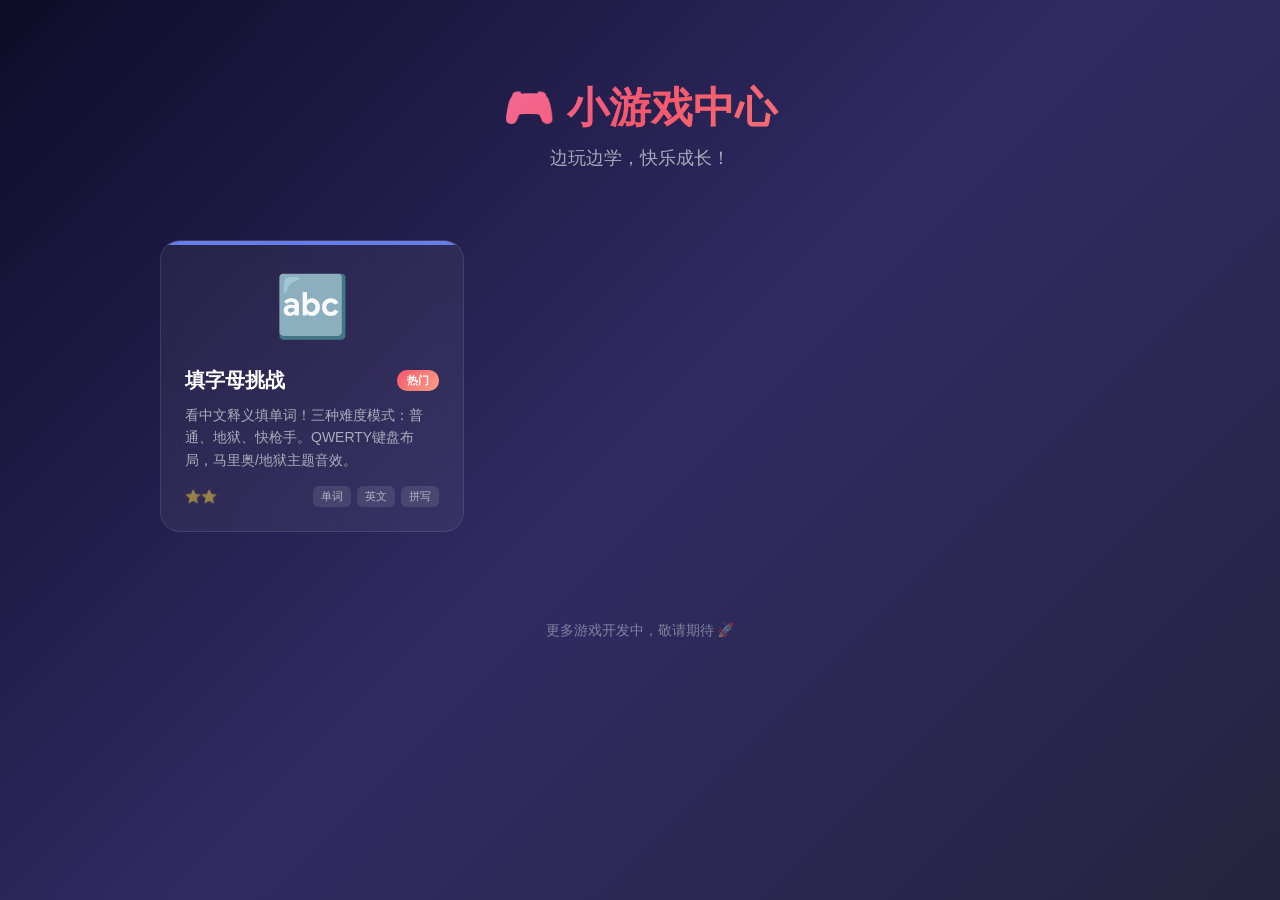
<file: index.html>
<!DOCTYPE html>
<html lang="zh-CN">
<head>
    <meta charset="UTF-8">
    <meta name="viewport" content="width=device-width, initial-scale=1.0">
    <title>🎮 小游戏中心</title>
    <link rel="stylesheet" href="assets/style.css">
</head>
<body>
    <div class="hub-container">
        <header class="hub-header">
            <h1>🎮 小游戏中心</h1>
            <p class="hub-subtitle">边玩边学，快乐成长！</p>
        </header>

        <div class="games-grid" id="gamesGrid">
            <!-- 游戏卡片由 JS 动态渲染，方便未来扩展 -->
        </div>

        <footer class="hub-footer">
            <p>更多游戏开发中，敬请期待 🚀</p>
        </footer>
    </div>

    <script>
        // ==================== 游戏注册表 ====================
        // 新游戏只需在这里加一行即可！
        const games = [
            {
                id: 'word-fill',
                name: '填字母挑战',
                emoji: '🔤',
                description: '看中文释义填单词！三种难度模式：普通、地狱、快枪手。QWERTY键盘布局，马里奥/地狱主题音效。',
                tags: ['单词', '英文', '拼写'],
                difficulty: '⭐⭐',
                url: 'games/word-fill/',
                color: '#667eea',
                badge: '热门'
            }
            // 未来游戏在此添加，例如：
            // {
            //     id: 'cat-mouse',
            //     name: '猫捉老鼠',
            //     emoji: '🐱',
            //     description: '多人对战Canvas网页游戏，支持方向键操作+道具系统。',
            //     tags: ['对战', '多人', 'Canvas'],
            //     difficulty: '⭐⭐⭐',
            //     url: 'games/cat-mouse/',
            //     color: '#e74c3c'
            // }
        ];

        // ==================== 渲染游戏卡片 ====================
        function renderGames() {
            const grid = document.getElementById('gamesGrid');
            
            if (games.length === 0) {
                grid.innerHTML = `
                    <div class="empty-state">
                        <div class="empty-icon">🕹️</div>
                        <p>游戏即将上线，敬请期待！</p>
                    </div>`;
                return;
            }

            grid.innerHTML = games.map(game => `
                <a href="${game.url}" class="game-card" style="--card-color: ${game.color}">
                    <div class="card-emoji">${game.emoji}</div>
                    <div class="card-body">
                        <div class="card-header">
                            <h3>${game.name}</h3>
                            ${game.badge ? `<span class="card-badge">${game.badge}</span>` : ''}
                        </div>
                        <p class="card-desc">${game.description}</p>
                        <div class="card-meta">
                            <span class="card-difficulty">${game.difficulty}</span>
                            <span class="card-tags">${game.tags.map(t => `<span class="tag">${t}</span>`).join('')}</span>
                        </div>
                    </div>
                </a>
            `).join('');
        }

        renderGames();
    </script>
</body>
</html>
</file>
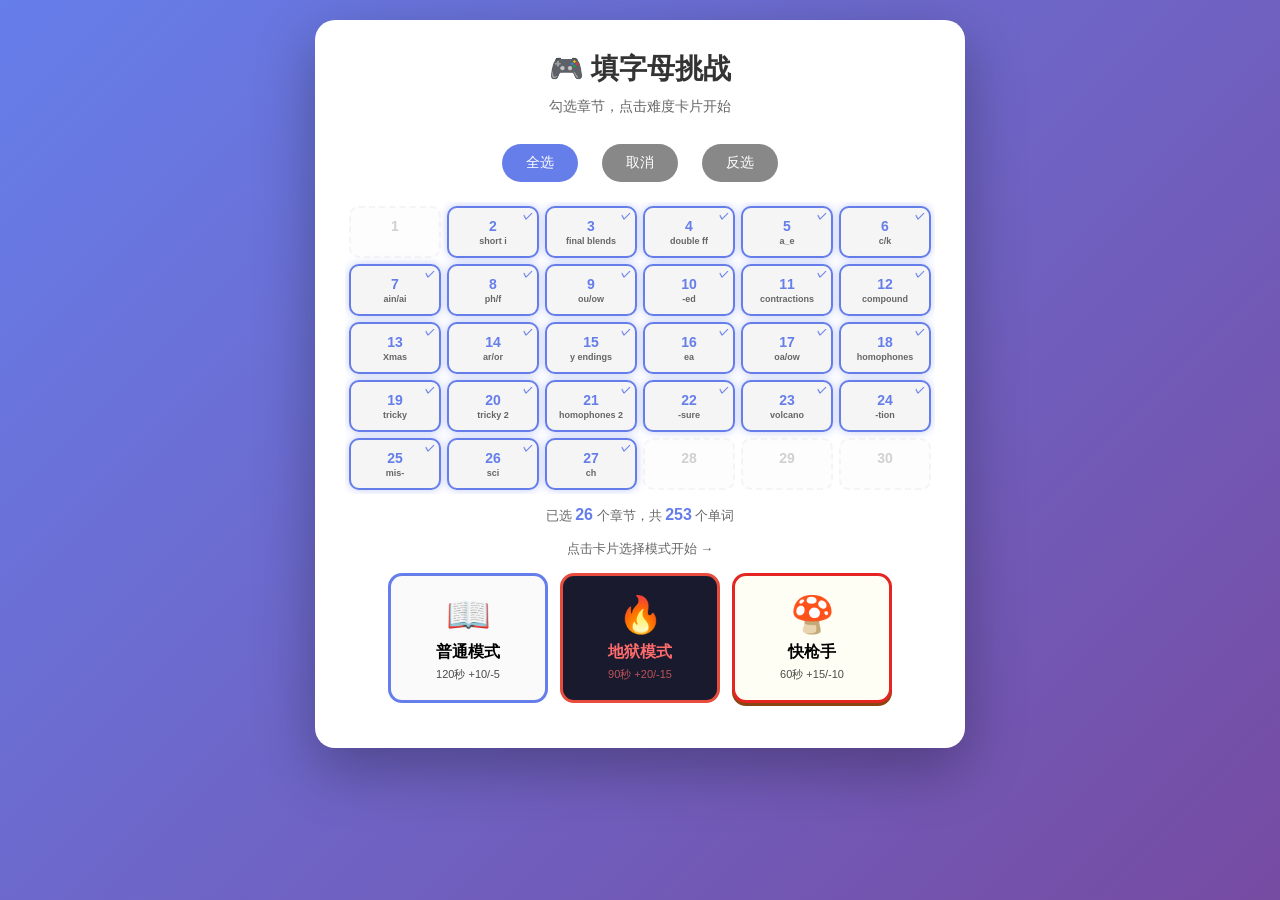
<file: games/word-fill/index.html>
<!DOCTYPE html>
<html lang="zh-CN">
<head>
<meta charset="UTF-8">
<meta name="viewport" content="width=device-width, initial-scale=1.0">
<title>填字母挑战 - Word Fill Game</title>
<style>
*{margin:0;padding:0;box-sizing:border-box}
:root{
--bg:linear-gradient(135deg,#667eea 0%,#764ba2 100%);--container-bg:#fff;--text:#333;--sub:#666;
--stat-bg:#f5f5f5;--stat-color:#667eea;--border:#ddd;--missing-border:#3498db;--missing-bg:#eaf2f8;
--missing-color:#3498db;--filled-border:#27ae60;--filled-bg:#d5f5e3;--filled-color:#27ae60;
--key-left-bg:#5b9bd5;--key-left-hover:#4a8ac4;--key-right-bg:#9b59b6;--key-right-hover:#8e44ad;
--progress-bg:#eee;--progress-fill:linear-gradient(90deg,#667eea,#764ba2);
--btn-bg:linear-gradient(135deg,#667eea 0%,#764ba2 100%);--btn-shadow:rgba(102,126,234,0.4);
--msg-success-bg:#d5f5e3;--msg-success-color:#27ae60;--msg-error-bg:#fadbd8;--msg-error-color:#e74c3c;
--h-shadow:0 20px 60px rgba(0,0,0,0.3);--glow:none;--particle:none;
--box-w:44px;--box-h:55px;--box-font:26px;--box-gap:6px;--key-w:42px;--key-h:42px;--key-font:16px;
--key-gap:5px;--container-pad:30px;--h1-size:28px;--stat-font:24px;--meaning-font:18px;
}
body.hell{--bg:#0a0a0a;--container-bg:#1a1a2e;--text:#ff6b6b;--sub:#f39c12;--stat-bg:#16213e;--stat-color:#e74c3c;--border:#e74c3c;--missing-border:#ff6b6b;--missing-bg:#2d132c;--missing-color:#ff6b6b;--filled-border:#f39c12;--filled-bg:#2d1b00;--filled-color:#f39c12;--key-left-bg:#c0392b;--key-left-hover:#a93226;--key-right-bg:#e67e22;--key-right-hover:#d35400;--progress-bg:#16213e;--progress-fill:linear-gradient(90deg,#ff6b6b,#ff4444,#ff6b6b);--btn-bg:linear-gradient(135deg,#e74c3c 0%,#c0392b 100%);--btn-shadow:rgba(231,76,60,0.5);--msg-success-bg:#2d1b00;--msg-success-color:#f39c12;--msg-error-bg:#2d132c;--msg-error-color:#ff4444;--h-shadow:0 0 40px rgba(255,68,68,0.3),0 20px 60px rgba(0,0,0,0.6);--glow:0 0 20px rgba(255,68,68,0.4);--particle:block}
body.mario{--bg:linear-gradient(180deg,#5c94fc 0%,#4a7de0 40%,#b8d4ff 100%);--container-bg:#fffef5;--text:#e52521;--sub:#8b4513;--stat-bg:#fff8e1;--stat-color:#e52521;--border:#e52521;--missing-border:#fbd000;--missing-bg:#fff8e1;--missing-color:#8b4513;--filled-border:#43b047;--filled-bg:#e8f5e9;--filled-color:#43b047;--key-left-bg:#e52521;--key-left-hover:#c41e1a;--key-right-bg:#43b047;--key-right-hover:#388e3c;--progress-bg:#e0e0e0;--progress-fill:linear-gradient(90deg,#fbd000,#e52521);--btn-bg:linear-gradient(135deg,#e52521 0%,#43b047 100%);--btn-shadow:rgba(229,37,33,0.4);--msg-success-bg:#c8e6c9;--msg-success-color:#2e7d32;--msg-error-bg:#ffcdd2;--msg-error-color:#c62828;--h-shadow:0 8px 0 #8b4513,0 20px 60px rgba(0,0,0,0.2);--glow:0 0 15px rgba(251,208,0,0.5);--particle:none}
body{font-family:'Segoe UI','PingFang SC',sans-serif;background:var(--bg);min-height:100vh;display:flex;justify-content:center;align-items:flex-start;padding:20px;transition:background .8s ease;position:relative;overflow-x:hidden;overflow-y:auto}
.flame-particles{display:var(--particle);position:fixed;top:0;left:0;width:100%;height:100%;pointer-events:none;z-index:0}
.flame{position:absolute;bottom:-10px;border-radius:50%;animation:rise linear infinite;opacity:0}
@keyframes rise{0%{transform:translateY(0)scale(0);opacity:0}10%{opacity:.8}90%{opacity:.2}100%{transform:translateY(-100vh)scale(1.5);opacity:0}}
.game-container{background:var(--container-bg);border-radius:20px;padding:var(--container-pad);box-shadow:var(--h-shadow);max-width:650px;width:100%;position:relative;z-index:1;transition:all .5s ease}
h1{text-align:center;color:var(--text);margin-bottom:10px;font-size:var(--h1-size);transition:color .5s}
.subtitle{text-align:center;color:var(--sub);margin-bottom:20px;font-size:14px;transition:color .5s}
.stats-bar{display:flex;justify-content:space-between;background:var(--stat-bg);padding:15px 20px;border-radius:10px;margin-bottom:20px;transition:background .5s}
.stat{text-align:center}.stat-value{font-size:var(--stat-font);font-weight:bold;color:var(--stat-color)}
.stat-label{font-size:12px;color:var(--sub);margin-top:5px}
.timer.urgent{color:#ff4444;animation:pulse .4s infinite}
@keyframes pulse{0%,100%{transform:scale(1)}50%{transform:scale(1.2);text-shadow:0 0 20px #ff4444}}
.word-display{text-align:center;margin:20px 0}
.word-meaning{font-size:var(--meaning-font);font-weight:bold;margin-bottom:10px;color:var(--text)}
.word-number{color:var(--sub);font-size:13px;margin-bottom:8px}
.word-boxes{display:flex;justify-content:center;flex-wrap:wrap;gap:var(--box-gap)}
.letter-box{width:var(--box-w);height:var(--box-h);border:3px solid var(--border);border-radius:10px;display:flex;align-items:center;justify-content:center;font-size:var(--box-font);font-weight:bold;transition:all .3s ease;background:var(--container-bg);color:var(--text)}
.letter-box.revealed{background:var(--stat-bg);border-color:var(--stat-color)}
.letter-box.missing{border-color:var(--missing-border);background:var(--missing-bg);color:var(--missing-color);cursor:pointer;box-shadow:var(--glow);animation:missingPulse 2s ease-in-out infinite}
@keyframes missingPulse{0%,100%{box-shadow:var(--glow)}50%{box-shadow:0 0 30px rgba(255,107,107,.6)}}
.letter-box.missing:hover{transform:scale(1.1)}
.letter-box.filled{border-color:var(--filled-border);background:var(--filled-bg);color:var(--filled-color);animation:popIn .3s ease}
@keyframes popIn{0%{transform:scale(.5);opacity:0}70%{transform:scale(1.15)}100%{transform:scale(1);opacity:1}}
.letter-box.wrong{border-color:#ff4444;background:#2d132c;color:#ff4444;animation:shake .4s}
@keyframes shake{0%,100%{transform:translateX(0)}15%{transform:translateX(-6px)rotate(-3deg)}30%{transform:translateX(6px)rotate(3deg)}45%{transform:translateX(-4px)}60%{transform:translateX(4px)}75%{transform:translateX(-2px)}}
.hint-text{text-align:center;color:var(--sub);margin:12px 0;font-size:13px}
.keyboard{display:flex;flex-direction:column;align-items:center;gap:var(--key-gap);margin-top:15px}
.keyboard-row{display:flex;justify-content:center;gap:var(--key-gap)}
.key{width:var(--key-w);height:var(--key-h);border:none;border-radius:8px;color:#fff;font-size:var(--key-font);font-weight:bold;cursor:pointer;transition:all .2s;position:relative}
.key.key-left{background:var(--key-left-bg)}.key.key-left:hover{background:var(--key-left-hover);transform:translateY(-2px)}
.key.key-right{background:var(--key-right-bg)}.key.key-right:hover{background:var(--key-right-hover);transform:translateY(-2px)}
.key:active{transform:translateY(0)scale(.95)}.key:disabled{background:#555!important;cursor:not-allowed;opacity:.4}
.key-divider{width:4px;height:var(--key-h);border-radius:2px;background:rgba(255,255,255,.2);margin:0 2px}
.key-legend{display:flex;justify-content:center;gap:20px;margin-top:8px;font-size:11px;color:var(--sub)}
.key-legend span{display:flex;align-items:center;gap:5px}
.legend-dot{width:10px;height:10px;border-radius:2px;display:inline-block}
.legend-dot.left-dot{background:var(--key-left-bg)}.legend-dot.right-dot{background:var(--key-right-bg)}
.message{text-align:center;padding:12px;border-radius:10px;margin:12px 0;font-weight:bold;opacity:0;transition:opacity .3s}
.message.show{opacity:1}.message.success{background:var(--msg-success-bg);color:var(--msg-success-color)}.message.error{background:var(--msg-error-bg);color:var(--msg-error-color)}
.btn{background:var(--btn-bg);color:#fff;border:none;padding:14px 36px;font-size:17px;border-radius:30px;cursor:pointer;transition:transform .3s,box-shadow .3s;margin:8px}
.btn:hover{transform:translateY(-3px);box-shadow:0 10px 30px var(--btn-shadow)}.btn-sm{padding:10px 24px;font-size:14px}
.btn-small{padding:6px 14px;font-size:12px;border-radius:15px}
.word-list{text-align:left;background:var(--stat-bg);padding:15px;border-radius:10px;margin:15px 0;max-height:180px;overflow-y:auto}
.word-item{padding:7px 0;border-bottom:1px solid rgba(128,128,128,.2);display:flex;justify-content:space-between;color:var(--sub)}.word-item:last-child{border-bottom:none}
.correct{color:#27ae60}.wrong{color:#e74c3c}
.final-score{font-size:48px;color:var(--stat-color);font-weight:bold;margin:20px 0}
.progress-bar{width:100%;height:8px;background:var(--progress-bg);border-radius:4px;margin-top:12px;overflow:hidden}
.progress-fill{height:100%;background:var(--progress-fill);transition:width .3s}
.screen-flash{position:fixed;top:0;left:0;width:100%;height:100%;pointer-events:none;z-index:0;animation:flashIn .5s ease-out;opacity:0}
@keyframes flashIn{0%{opacity:1}100%{opacity:0}}
.bpm-display{display:none;text-align:center;font-size:11px;color:#ff6b6b;margin-top:5px;opacity:.6}
body.hell .bpm-display{display:block}body.mario .bpm-display{display:block;color:#43b047}

/* 新屏幕：词汇选择 + 头像 + 排行榜 */
/* 词汇选择 - 网格勾选 */
.list-toolbar{display:flex;justify-content:center;gap:8px;margin-bottom:12px;flex-wrap:wrap}
.list-toolbar .btn-sm{background:#888}
.list-toolbar .btn-sm.active-btn{background:var(--stat-color)}
.list-grid{display:grid;grid-template-columns:repeat(6,1fr);gap:6px;max-height:320px;overflow-y:auto;padding:4px;margin-bottom:12px}
.list-cell{padding:10px 4px;border:2px solid #ddd;border-radius:10px;cursor:pointer;text-align:center;transition:all .15s;background:#fafafa;font-size:14px;font-weight:bold;color:var(--sub);position:relative;user-select:none}
.list-cell:hover{border-color:var(--stat-color);transform:translateY(-2px)}
.list-cell.selected{border-color:var(--stat-color);background:var(--stat-bg);color:var(--stat-color);box-shadow:0 0 8px var(--btn-shadow)}
.list-cell.selected::after{content:'✓';position:absolute;top:2px;right:4px;font-size:10px;color:var(--stat-color)}
.list-cell.empty{opacity:0.3;cursor:not-allowed;border-style:dashed}
.list-cell .list-num{font-size:14px}.list-cell .list-label{font-size:9px;margin-top:2px;color:var(--sub);white-space:nowrap;overflow:hidden;text-overflow:ellipsis}
.list-summary{text-align:center;font-size:13px;color:var(--sub);margin:8px 0}
.list-summary strong{color:var(--stat-color);font-size:16px}
@media(max-width:500px){.list-grid{grid-template-columns:repeat(5,1fr);gap:4px}.list-cell{padding:8px 2px;font-size:12px}.list-cell .list-num{font-size:12px}}
.avatar-grid{display:grid;grid-template-columns:repeat(10,1fr);gap:4px;max-height:300px;overflow-y:auto;padding:10px;background:var(--stat-bg);border-radius:14px;margin:15px 0}
.avatar-cell{aspect-ratio:1;border:3px solid transparent;border-radius:8px;cursor:pointer;display:flex;align-items:center;justify-content:center;transition:all .15s;background:var(--container-bg)}
.avatar-cell:hover{border-color:var(--stat-color);transform:scale(1.15);z-index:1}
.avatar-cell.selected{border-color:var(--stat-color);box-shadow:0 0 15px var(--btn-shadow)}
.pixel-avatar{display:grid;grid-template-columns:repeat(12,1fr);width:100%;height:100%;padding:2px}
.pixel-cell{border-radius:1px}
.name-input{width:100%;max-width:300px;padding:12px 16px;font-size:16px;border:3px solid var(--border);border-radius:12px;text-align:center;background:var(--container-bg);color:var(--text);outline:none;transition:border-color .3s}
.name-input:focus{border-color:var(--stat-color)}
/* 数量选择滑块 */
.slider-container{margin:20px 0;padding:0 10px}
.slider-container input[type=range]{width:100%;height:18px;-webkit-appearance:none;appearance:none;background:var(--progress-bg);border-radius:9px;outline:none}
.slider-container input[type=range]::-webkit-slider-thumb{-webkit-appearance:none;appearance:none;width:40px;height:40px;border-radius:50%;background:var(--stat-color);cursor:pointer;border:3px solid #fff;box-shadow:0 2px 8px rgba(0,0,0,.2);transition:transform .15s}
.slider-container input[type=range]::-webkit-slider-thumb:hover{transform:scale(1.2)}
.slider-labels{display:flex;justify-content:space-between;margin-top:8px;font-size:13px;color:var(--sub)}
.slider-value{font-size:28px;font-weight:bold;color:var(--stat-color)}
.slider-value-unit{font-size:14px;color:var(--sub)}
.cp-hint{text-align:center;font-size:12px;color:var(--sub);margin-top:6px}
.name-hint{text-align:center;font-size:12px;color:var(--sub);margin-top:6px}
.skip-link{text-align:center;margin-top:10px;font-size:13px;color:var(--sub);cursor:pointer;text-decoration:underline}
.skip-link:hover{color:var(--stat-color)}
.leaderboard{margin:20px 0}
.lb-title{text-align:center;font-size:18px;font-weight:bold;color:var(--text);margin-bottom:12px}
.lb-table{width:100%;border-collapse:collapse}
.lb-table th,.lb-table td{padding:8px 12px;text-align:left;border-bottom:1px solid rgba(128,128,128,.2);color:var(--sub)}
.lb-table th{font-size:12px;opacity:.6;border-bottom:2px solid var(--border)}
.lb-table td{font-size:14px}
.lb-rank{font-weight:bold;color:var(--stat-color)}
.lb-avatar{display:inline-flex;align-items:center;justify-content:center;width:32px;height:32px;border-radius:6px;margin-right:8px;vertical-align:middle}
.lb-player{font-weight:bold;color:var(--text)}
.lb-score{font-weight:bold;color:var(--stat-color)}
.lb-empty{text-align:center;color:var(--sub);padding:30px;font-size:14px}
.lb-my-row{background:var(--msg-success-bg)}
.radio-group{display:flex;gap:8px;flex-wrap:wrap;justify-content:center;margin:10px 0}
.radio-group label{display:flex;align-items:center;gap:4px;font-size:13px;color:var(--sub);cursor:pointer;padding:6px 12px;background:var(--stat-bg);border-radius:20px;transition:all .2s}
.radio-group label:has(input:checked){background:var(--stat-color);color:#fff}
/* 难度模式卡片 */
.mode-cards{display:flex;gap:12px;margin:15px 0;justify-content:center}
.mode-card{flex:1;padding:18px 12px;border-radius:14px;border:3px solid #ddd;cursor:pointer;transition:all .2s;text-align:center;background:#fafafa;max-width:160px}
.mode-card:hover{border-color:var(--stat-color);transform:translateY(-3px);box-shadow:0 6px 20px rgba(0,0,0,.12)}
.mode-card.active{border-color:var(--stat-color)!important;background:var(--stat-bg);box-shadow:0 4px 15px var(--btn-shadow)}
.mode-card.normal-card{border-color:#667eea}.mode-card.normal-card:hover{border-color:#5a67d8}
.mode-card.hell-card{border-color:#e74c3c;background:#1a1a2e;color:#ff6b6b}.mode-card.hell-card:hover{border-color:#ff4444}
.mode-card.mario-card{border-color:#e52521;background:#fffef5;box-shadow:0 3px 0 #8b4513}.mode-card.mario-card:hover{border-color:#fbd000;box-shadow:0 6px 0 #8b4513,0 8px 20px rgba(229,37,33,.3)}
.mode-icon{font-size:36px;margin-bottom:6px}.mode-name{font-size:16px;font-weight:bold;margin-bottom:4px}.mode-desc{font-size:11px;opacity:.7}

/* 马里奥特殊样式 */
body.mario .game-container{border:4px solid #8b4513;border-radius:8px;box-shadow:0 8px 0 #8b4513,0 12px 30px rgba(0,0,0,.2)}
body.mario .letter-box{border-radius:4px;font-family:'Courier New',monospace}
body.mario .letter-box.missing{background:#fbd000;border-color:#8b4513;color:#8b4513;animation:marioBounce .6s ease-in-out infinite}
@keyframes marioBounce{0%,100%{transform:translateY(0)}30%{transform:translateY(-6px)}50%{transform:translateY(0)}70%{transform:translateY(-3px)}}
body.mario .key{border-radius:4px;font-family:'Courier New',monospace;box-shadow:0 3px 0 rgba(0,0,0,.3)}
body.mario .key:hover{box-shadow:0 5px 0 rgba(0,0,0,.3)}
body.mario .key:active{box-shadow:0 1px 0 rgba(0,0,0,.3);transform:translateY(2px)scale(.95)}
body.mario .btn{border-radius:4px;box-shadow:0 4px 0 #8b4513}
body.mario .btn:hover{box-shadow:0 6px 0 #8b4513}.body.mario .btn:active{box-shadow:0 2px 0 #8b4513;transform:translateY(2px)}
body.mario .stats-bar{border:2px solid #fbd000;border-radius:4px}
.coin-spin{position:fixed;pointer-events:none;z-index:999;font-size:32px;animation:coinFly .8s ease-out forwards}
@keyframes coinFly{0%{opacity:1;transform:translateY(0)scale(.5)}30%{opacity:1;transform:translateY(-40px)scale(1.2)}100%{opacity:0;transform:translateY(-80px)scale(1)}}

/* 手机响应式 */
@media(max-width:500px){:root{--box-w:34px;--box-h:44px;--box-font:20px;--box-gap:4px;--key-w:32px;--key-h:38px;--key-font:14px;--key-gap:3px;--container-pad:15px;--h1-size:22px;--stat-font:18px;--meaning-font:15px}
.game-container{border-radius:14px}.letter-box{border-width:2px;border-radius:7px}.stats-bar{padding:10px 12px;border-radius:8px;margin-bottom:14px}
.stat-label{font-size:10px}.subtitle{font-size:12px;margin-bottom:14px}.hint-text{font-size:11px;margin:8px 0}
.btn{padding:10px 24px;font-size:14px;margin:5px}.btn-sm{padding:8px 16px;font-size:12px}
.word-number{font-size:11px}.key-divider{width:3px;margin:0 1px}
.final-score{font-size:36px;margin:14px 0}.word-list{max-height:140px;padding:10px}.word-item{font-size:12px;padding:5px 0}
.avatar-grid{grid-template-columns:repeat(8,1fr);max-height:220px}.message{padding:8px;font-size:13px}
.name-input{font-size:14px;padding:10px 14px}}
@media(max-width:380px){:root{--box-w:28px;--box-h:38px;--box-font:17px;--box-gap:3px;--key-w:28px;--key-h:34px;--key-font:13px;--key-gap:2px;--container-pad:10px;--h1-size:19px;--stat-font:16px;--meaning-font:13px}
.letter-box{border-width:2px;border-radius:5px}.key{border-radius:5px}.stats-bar{padding:8px 10px;border-radius:6px;margin-bottom:10px}
.hint-text{font-size:10px}.btn{padding:8px 18px;font-size:12px}.btn-sm{padding:6px 12px;font-size:11px}
.final-score{font-size:30px}.word-list{max-height:120px}
.avatar-grid{grid-template-columns:repeat(6,1fr);max-height:180px}}</style></head>
<body>
<div class="flame-particles" id="flameParticles"></div>
<div class="game-container">
<!-- 词汇表+模式选择 -->
<div id="vocabScreen"><h1>🎮 填字母挑战</h1><p class="subtitle" id="vocabSubtitle">勾选章节，点击难度卡片开始</p>
<div class="list-toolbar"><button class="btn btn-sm active-btn" onclick="selectAllLists()">全选</button><button class="btn btn-sm" onclick="deselectAllLists()">取消</button><button class="btn btn-sm" onclick="invertSelection()">反选</button></div>
<div class="list-grid" id="listGrid"></div>
<div class="list-summary" id="listSummary"></div>
<div style="text-align:center;margin:15px 0"><p style="color:var(--sub);font-size:13px;margin-bottom:10px">点击卡片选择模式开始 →</p>
<div class="mode-cards"><div class="mode-card normal-card" onclick="selectModeCard('normal',this)"><div class="mode-icon">📖</div><div class="mode-name">普通模式</div><div class="mode-desc">120秒  +10/-5</div></div><div class="mode-card hell-card" onclick="selectModeCard('hell',this)"><div class="mode-icon">🔥</div><div class="mode-name">地狱模式</div><div class="mode-desc">90秒  +20/-15</div></div><div class="mode-card mario-card" onclick="selectModeCard('mario',this)"><div class="mode-icon">🍄</div><div class="mode-name">快枪手</div><div class="mode-desc">60秒  +15/-10</div></div></div></div></div>

<!-- 数量选择器 -->
<div id="countPicker" style="display:none"><h1>📊 选多少单词？</h1><p class="subtitle" id="cpSubtitle">你选了 <strong id="cpTotal">0</strong> 个单词</p>
<div class="slider-container"><input type="range" id="wordCountSlider" min="10" max="30" value="20" oninput="updateSliderValue()"><div class="slider-labels"><span>10</span><span class="slider-value" id="sliderValue">20</span><span id="sliderMax">30</span></div></div>
<p class="cp-hint">从各章节均匀抽取，滑动选择数量</p>
<div style="text-align:center;margin-top:15px"><button class="btn" onclick="confirmCount()">🎮 开始挑战</button><br><span class="skip-link" onclick="showVocabScreen()">← 返回选择</span></div></div>

<!-- 玩家设置 -->
<div id="playerScreen" style="display:none"><h1>👤 你的身份</h1><p class="subtitle">选头像和昵称（可以跳过）</p>
<div style="text-align:center;margin:15px 0"><div id="previewAvatar" style="display:inline-block;width:64px;height:64px;border:3px solid var(--border);border-radius:12px;overflow:hidden"></div></div>
<p style="text-align:center;font-size:13px;color:var(--sub);margin-bottom:8px">选一个头像吧 🎨</p>
<div class="avatar-grid" id="avatarGrid"></div>
<p style="text-align:center;font-size:13px;color:var(--sub);margin:12px 0">你的昵称（可选）</p>
<div style="text-align:center"><input type="text" class="name-input" id="playerName" placeholder="输入你的名字..." maxlength="12"></div>
<div class="name-hint">留空则不参与排行榜</div>
<div style="text-align:center;margin-top:15px"><button class="btn" onclick="startGame()">🎮 开始游戏</button><br><span class="skip-link" onclick="showVocabScreen()">← 返回选择</span></div></div>

<!-- 游戏界面 -->
<div id="gameScreen" style="display:none"><h1 id="gameTitle">填字母挑战</h1>
<div class="stats-bar"><div class="stat"><div class="stat-value" id="score">0</div><div class="stat-label">得分</div></div><div class="stat"><div class="stat-value" id="wordCount">1/10</div><div class="stat-label">进度</div></div><div class="stat"><div class="stat-value" id="timer">120</div><div class="stat-label">剩余时间</div></div></div>
<div class="progress-bar"><div class="progress-fill" id="progressBar" style="width:10%"></div></div><div class="bpm-display" id="bpmDisplay">BPM: --</div>
<div class="word-display"><div class="word-meaning" id="wordMeaning"></div><div class="word-number">单词 <span id="currentNum">1</span>/<span id="totalWords">10</span></div><div class="word-boxes" id="wordBoxes"></div></div>
<p class="hint-text" id="hintText">💡 点击空格或按键盘输入缺失的字母</p><div id="message" class="message"></div>
<div class="keyboard" id="keyboard"></div><div class="key-legend" id="keyLegend"><span><span class="legend-dot left-dot"></span>左手区</span><span><span class="legend-dot right-dot"></span>右手区</span></div>
<button class="btn btn-sm" onclick="endGame()" style="margin-top:15px;background:#888">结束挑战</button></div>

<!-- 结果+排行榜 -->
<div id="endScreen" style="display:none"><h1 id="endTitle">\ud83c\udf89 Challenge Over!</h1><div class="final-score" id="finalScore">0</div><p id="resultText" style="color:var(--sub);margin-bottom:20px"></p>
<div id="endPlayerSetup" style="margin:15px 0">
<p style="text-align:center;font-size:14px;color:var(--text);margin-bottom:10px">\ud83c\udfc6 Join the leaderboard?</p>
<div style="text-align:center"><div id="endPreviewAvatar" style="display:inline-block;width:48px;height:48px;border:3px solid var(--border);border-radius:10px;overflow:hidden;margin-bottom:6px"></div></div>
<p style="text-align:center;font-size:12px;color:var(--sub);margin-bottom:6px">Pick avatar</p>
<div class="avatar-grid" id="endAvatarGrid" style="max-height:200px;grid-template-columns:repeat(10,1fr)"></div>
<div style="text-align:center;margin:12px 0"><input type="text" class="name-input" id="endPlayerName" placeholder="Enter your name..." maxlength="12"></div>
<div class="name-hint">Leave blank to skip</div>
<button class="btn btn-sm" onclick="submitEndPlayer()" style="margin-top:8px">Save & Show Leaderboard</button>
</div>
<div class="leaderboard" id="leaderboardSection" style="display:none"><div class="lb-title" id="lbTitle">\ud83c\udfc6 Leaderboard</div><div id="lbContent"></div></div>
<div class="word-list" id="wordList"></div>
<button class="btn" onclick="restartGame()">再来一次</button><button class="btn btn-sm" onclick="showVocabScreen()" style="background:#888">重新选择</button></div>
</div>
<script>
// === WORD LISTS (30 slots) ===
const WORD_LISTS = (() => {
  const lists = [];
  for (let i = 1; i <= 30; i++) {
    const w = [];
    if (i === 2) w.push(
      { word: 'TEXT', def: 'written words', meaning: '\u6587\u672c' },
      { word: 'MEND', def: 'to fix or repair', meaning: '\u4fee\u7406' },
      { word: 'SILK', def: 'a soft shiny fabric', meaning: '\u4e1d\u7ef8' },
      { word: 'DAMP', def: 'slightly wet', meaning: '\u6f6e\u6e7f' },
      { word: 'MELT', def: 'to turn from solid to liquid', meaning: '\u7194\u5316' },
      { word: 'BUMP', def: 'a small raised area', meaning: '\u78b0\u649e' },
      { word: 'LOFT', def: 'a room at the top of a building', meaning: '\u9601\u697c' },
      { word: 'RISK', def: 'the chance of danger or loss', meaning: '\u98ce\u9669' },
      { word: 'WINK', def: 'to close one eye briefly', meaning: '\u7728\u773c' }
    );
    if (i === 3) w.push(
      { word: 'SWIFT', def: 'happening quickly', meaning: '\u8fc5\u901f\u7684' },
      { word: 'STAND', def: 'to be on your feet', meaning: '\u7ad9\u7acb' },
      { word: 'BLUNT', def: 'not sharp', meaning: '\u9492\u7684' },
      { word: 'DRIFT', def: 'to be carried slowly by wind or water', meaning: '\u6f02\u6d41' },
      { word: 'CRISP', def: 'firm and fresh', meaning: '\u8106\u7684' },
      { word: 'GRUNT', def: 'a short deep sound', meaning: '\u5495\u5495\u58f0' },
      { word: 'CREPT', def: 'moved slowly and quietly', meaning: '\u722c\u884c' },
      { word: 'SLEPT', def: 'rested with eyes closed', meaning: '\u7761\u89c9' },
      { word: 'PRINT', def: 'to produce writing on paper', meaning: '\u6253\u5370' },
      { word: 'SPLIT', def: 'to divide into parts', meaning: '\u62c6\u5206' }
    );
    if (i === 4) w.push(
      { word: 'CUFF', def: 'the end of a sleeve', meaning: '\u8896\u53e3' },
      { word: 'CLIFF', def: 'a steep rock face', meaning: '\u60ac\u5d16' },
      { word: 'SNIFF', def: 'to smell by breathing in', meaning: '\u55c5' },
      { word: 'PUFF', def: 'a short burst of air or smoke', meaning: '\u5439\u6c14' },
      { word: 'MISS', def: 'to fail to hit or reach', meaning: '\u9519\u8fc7' },
      { word: 'STILL', def: 'not moving, continuing', meaning: '\u4ecd\u7136' },
      { word: 'PRESS', def: 'to push firmly', meaning: '\u6309\u538b' },
      { word: 'BUZZ', def: 'a humming sound', meaning: '\u55e1\u55e1\u58f0' },
      { word: 'FRIZZ', def: 'curly and untidy hair', meaning: '\u5377\u66f2' }
    );
    if (i === 5) w.push(
      { word: 'CAME', def: 'arrived or moved closer', meaning: '\u6765' },
      { word: 'FLAME', def: 'the hot bright part of a fire', meaning: '\u706b\u7130' },
      { word: 'SPADE', def: 'a tool for digging', meaning: '\u9525\u5b50' },
      { word: 'PALE', def: 'light in colour', meaning: '\u82cd\u767d\u7684' },
      { word: 'STEVE', def: 'a boy\'s name', meaning: '\u53f2\u8482\u592b' },
      { word: 'WHILE', def: 'during the time that', meaning: '\u5f53...\u65f6' },
      { word: 'FROZE', def: 'became solid from cold', meaning: '\u51bb\u7ed3' },
      { word: 'THOSE', def: 'the ones over there', meaning: '\u90a3\u4e9b' },
      { word: 'TUNE', def: 'a melody or song', meaning: '\u65cb\u5f8b' }
    );
    if (i === 6) w.push(
      { word: 'CAPE', def: 'a cloak worn over shoulders', meaning: '\u62ab\u80a9' },
      { word: 'CONE', def: 'a shape like a party hat', meaning: '\u5706\u9525' },
      { word: 'KISS', def: 'to touch with your lips', meaning: '\u4eb2\u543b' },
      { word: 'KIND', def: 'caring and gentle', meaning: '\u5584\u826f' },
      { word: 'KEEP', def: 'to hold or continue having', meaning: '\u4fdd\u6301' },
      { word: 'CUB', def: 'a young bear or lion', meaning: '\u5e7c\u517d' },
      { word: 'KEN', def: 'knowledge or understanding', meaning: '\u80af' },
      { word: 'COT', def: 'a small bed for a baby', meaning: '\u5c0f\u5e8a' },
      { word: 'CUT', def: 'to slice or divide', meaning: '\u5207\u5272' },
      { word: 'KING', def: 'a male ruler of a country', meaning: '\u56fd\u738b' }
    );
    if (i === 7) w.push(
      { word: 'WAIT', def: 'to stay in one place', meaning: '\u7b49\u5f85' },
      { word: 'NAIL', def: 'the hard part on your fingertip', meaning: '\u6307\u7532' },
      { word: 'EXPLAIN', def: 'to make something clear', meaning: '\u89e3\u91ca' },
      { word: 'GRAIN', def: 'a seed of cereal like wheat or rice', meaning: '\u7c73\u7c92' },
      { word: 'PLAIN', def: 'simple, not fancy; flat land', meaning: '\u5e73\u539f' },
      { word: 'AGAIN', def: 'one more time', meaning: '\u518d\u4e00\u6b21' },
      { word: 'STAIN', def: 'a mark that is hard to remove', meaning: '\u6c61\u70b9' },
      { word: 'PAIN', def: 'a feeling of being hurt', meaning: '\u75bc\u75db' },
      { word: 'DRAIN', def: 'to let water flow away', meaning: '\u6392\u6c34' },
      { word: 'RAIN', def: 'water falling from clouds', meaning: '\u96e8' }
    );
    if (i === 8) w.push(
      { word: 'FACT', def: 'something that is true', meaning: '\u4e8b\u5b9e' },
      { word: 'FAMILY', def: 'a group of people who are related', meaning: '\u5bb6\u5ead' },
      { word: 'LEAF', def: 'a flat green part of a plant', meaning: '\u53f6\u5b50' },
      { word: 'PHONE', def: 'a device for talking to people far away', meaning: '\u7535\u8bdd' },
      { word: 'PHOTO', def: 'a picture taken with a camera', meaning: '\u7167\u7247' },
      { word: 'GRAPH', def: 'a drawing that shows information', meaning: '\u56fe\u8868' },
      { word: 'DOLPHIN', def: 'a smart sea animal', meaning: '\u6d77\u8c5a' },
      { word: 'FUNNY', def: 'making you laugh', meaning: '\u6709\u8da3\u7684' },
      { word: 'HALF', def: 'one of two equal parts', meaning: '\u4e00\u534a' },
      { word: 'TROPHY', def: 'a prize you win', meaning: '\u5956\u676f' }
    );
    if (i === 9) w.push(
      { word: 'FOUND', def: 'discovered something', meaning: '\u53d1\u73b0' },
      { word: 'ROUND', def: 'shaped like a circle or ball', meaning: '\u5706\u7684' },
      { word: 'CLOUD', def: 'a white mass in the sky', meaning: '\u4e91' },
      { word: 'HOUSE', def: 'a building where people live', meaning: '\u623f\u5b50' },
      { word: 'LOUD', def: 'making a lot of noise', meaning: '\u5927\u58f0\u7684' },
      { word: 'HOW', def: 'in what way', meaning: '\u5982\u4f55' },
      { word: 'NOW', def: 'at this moment', meaning: '\u73b0\u5728' },
      { word: 'BROWN', def: 'a colour like chocolate', meaning: '\u68d5\u8272' },
      { word: 'CROWN', def: 'a special hat worn by a king or queen', meaning: '\u7687\u51a0' },
      { word: 'CROWD', def: 'a large group of people', meaning: '\u4eba\u7fa4' }
    );
    if (i === 10) w.push(
      { word: 'CLICKED', def: 'pressed a button or switch', meaning: '\u70b9\u51fb' },
      { word: 'SNIFFED', def: 'smelled by breathing in', meaning: '\u55c5\u4e86' },
      { word: 'LOCKED', def: 'secured with a lock', meaning: '\u9501\u4e86' },
      { word: 'SHAVED', def: 'removed hair with a razor', meaning: '\u5241\u4e86' },
      { word: 'BANGED', def: 'hit forcefully', meaning: '\u7838\u4e86' },
      { word: 'STAYED', def: 'remained in one place', meaning: '\u505c\u7559' },
      { word: 'PLANNED', def: 'made a plan for something', meaning: '\u8ba1\u5212' },
      { word: 'CHATTED', def: 'talked in a friendly way', meaning: '\u804a\u5929' },
      { word: 'NODDED', def: 'moved your head up and down', meaning: '\u70b9\u5934' },
      { word: 'SHOUTED', def: 'spoke very loudly', meaning: '\u5927\u558a' }
    );
    if (i === 11) w.push(
      { word: 'I\'M', def: 'short for I am', meaning: '\u6211\u662f' },
      { word: 'WASN\'T', def: 'short for was not', meaning: '\u4e0d\u662f' },
      { word: 'IT\'S', def: 'short for it is or it has', meaning: '\u5b83\u662f' },
      { word: 'HAVEN\'T', def: 'short for have not', meaning: '\u6ca1\u6709' },
      { word: 'DON\'T', def: 'short for do not', meaning: '\u4e0d\u8981' },
      { word: 'CAN\'T', def: 'short for cannot', meaning: '\u4e0d\u80fd' },
      { word: 'ISN\'T', def: 'short for is not', meaning: '\u4e0d\u662f' },
      { word: 'DIDN\'T', def: 'short for did not', meaning: '\u6ca1\u505a' },
      { word: 'HASN\'T', def: 'short for has not', meaning: '\u6ca1\u6709' },
      { word: 'SHOULDN\'T', def: 'short for should not', meaning: '\u4e0d\u5e94\u8be5' }
    );
    if (i === 12) w.push(
      { word: 'INTO', def: 'to the inside of', meaning: '\u8fdb\u5165' },
      { word: 'ONTO', def: 'to a position on', meaning: '\u5230...\u4e0a' },
      { word: 'INSIDE', def: 'the inner part', meaning: '\u5185\u90e8' },
      { word: 'BLACKBIRD', def: 'a dark-coloured bird', meaning: '\u9e26\u9e26' },
      { word: 'STARFISH', def: 'a sea animal shaped like a star', meaning: '\u6d77\u661f' },
      { word: 'OUTSIDE', def: 'the outer part', meaning: '\u5916\u9762' },
      { word: 'TOOTHBRUSH', def: 'a brush for cleaning teeth', meaning: '\u7259\u5237' },
      { word: 'POPCORN', def: 'puffed corn snack', meaning: '\u7206\u7c73\u82b1' },
      { word: 'BACKPACK', def: 'a bag carried on your back', meaning: '\u80cc\u5305' },
      { word: 'CUPCAKE', def: 'a small cake baked in a paper cup', meaning: '\u7eb8\u676f\u86cb\u7cd5' }
    );
    if (i === 13) w.push(
      { word: 'MERRY CHRISTMAS', def: 'a greeting for 25 December', meaning: '\u5723\u8bde\u5feb\u4e50' },
      { word: 'PRESENT', def: 'a gift', meaning: '\u793c\u7269' },
      { word: 'REINDEER', def: 'a deer that pulls a sleigh', meaning: '\u9a6d\u9e7f' },
      { word: 'SLEIGH', def: 'a sled pulled through snow', meaning: '\u96ea\u6a47' },
      { word: 'ELF', def: 'a small magical helper', meaning: '\u5c0f\u7cbe\u7075' },
      { word: 'ELVES', def: 'more than one elf', meaning: '\u5c0f\u7cbe\u7075\u4eec' },
      { word: 'UNWRAP', def: 'to remove the paper from a gift', meaning: '\u6253\u5f00' },
      { word: 'WRAPPING', def: 'paper covering a gift', meaning: '\u5305\u88c5' },
      { word: 'JINGLE', def: 'a light ringing sound', meaning: '\u53ee\u5f53\u58f0' },
      { word: 'GINGERBREAD', def: 'a sweet spiced biscuit', meaning: '\u59dc\u997c' }
    );
    if (i === 14) w.push(
      { word: 'GARDEN', def: 'an area where plants grow', meaning: '\u82b1\u56ed' },
      { word: 'FARM', def: 'a place where crops and animals are raised', meaning: '\u519c\u573a' },
      { word: 'PARK', def: 'a public area with grass and trees', meaning: '\u516c\u56ed' },
      { word: 'ARTIST', def: 'a person who creates art', meaning: '\u827a\u672f\u5bb6' },
      { word: 'CARPET', def: 'a floor covering', meaning: '\u5730\u6bef' },
      { word: 'STORM', def: 'very bad weather with wind and rain', meaning: '\u98ce\u66b4' },
      { word: 'MORNING', def: 'the early part of the day', meaning: '\u65e9\u4e0a' },
      { word: 'REPORT', def: 'a written or spoken piece of information', meaning: '\u62a5\u544a' },
      { word: 'HORSE', def: 'a large animal you can ride', meaning: '\u9a6c' },
      { word: 'NORTH', def: 'the direction opposite to south', meaning: '\u5317\u65b9' }
    );
    if (i === 15) w.push(
      { word: 'CRY', def: 'to produce tears', meaning: '\u54ed' },
      { word: 'FLY', def: 'to move through the air', meaning: '\u98de' },
      { word: 'SHY', def: 'nervous around other people', meaning: '\u5bb3\u7f9e' },
      { word: 'SPY', def: 'someone who secretly watches', meaning: '\u95f4\u8c0d' },
      { word: 'SLY', def: 'clever in a sneaky way', meaning: '\u72e1\u733e' },
      { word: 'NOBODY', def: 'no person', meaning: '\u6ca1\u4eba' },
      { word: 'PUPPY', def: 'a young dog', meaning: '\u5c0f\u72d7' },
      { word: 'CHEEKY', def: 'being a little rude in a funny way', meaning: '\u80e1\u95f9\u7684' },
      { word: 'EMPTY', def: 'having nothing inside', meaning: '\u7a7a\u7684' }
    );
    if (i === 16) w.push(
      { word: 'CLEAN', def: 'free from dirt', meaning: '\u5e72\u51c0' },
      { word: 'REACHED', def: 'arrived at a place', meaning: '\u5230\u8fbe' },
      { word: 'HEATER', def: 'a device that makes a room warm', meaning: '\u6696\u6c14' },
      { word: 'LEAPFROG', def: 'a game of jumping over people', meaning: '\u8df3\u8df4\u6e38\u620f' },
      { word: 'PEACH', def: 'a sweet juicy fruit', meaning: '\u6843\u5b50' },
      { word: 'SHEET', def: 'a piece of fabric on a bed', meaning: '\u5e8a\u5355' },
      { word: 'WEEKEND', def: 'Saturday and Sunday', meaning: '\u5468\u672b' },
      { word: 'THREE', def: 'the number 3', meaning: '\u4e09' },
      { word: 'WHEEL', def: 'a round object that turns', meaning: '\u8f66\u8f6e' },
      { word: 'BETWEEN', def: 'in the space separating two things', meaning: '\u5728\u4e4b\u95f4' }
    );
    if (i === 17) w.push(
      { word: 'TOAST', def: 'bread heated until brown', meaning: '\u5410\u53f8' },
      { word: 'SOAKING', def: 'making very wet', meaning: '\u6d78\u6ce1' },
      { word: 'THROAT', def: 'the front part of your neck', meaning: '\u5589\u5499' },
      { word: 'SOAP', def: 'used for washing', meaning: '\u80a5\u7682' },
      { word: 'GOAT', def: 'a farm animal with horns', meaning: '\u5c71\u7f8a' },
      { word: 'GROWN', def: 'become bigger or older', meaning: '\u957f\u5927' },
      { word: 'BELOW', def: 'in a lower place', meaning: '\u5728\u4e0b\u9762' },
      { word: 'YELLOW', def: 'a colour like the sun or a banana', meaning: '\u9ec4\u8272' },
      { word: 'WINDOW', def: 'an opening in a wall with glass', meaning: '\u7a97\u6237' },
      { word: 'PILLOW', def: 'a soft cushion for your head', meaning: '\u6795\u5934' }
    );
    if (i === 18) w.push(
      { word: 'BALL', def: 'a round object for games', meaning: '\u7403' },
      { word: 'BOWL', def: 'a deep dish for food', meaning: '\u7897' },
      { word: 'GREAT', def: 'very good or big', meaning: '\u4f1f\u5927' },
      { word: 'GRATE', def: 'a metal frame with bars', meaning: '\u7089\u680f' },
      { word: 'GROAN', def: 'a deep sad sound', meaning: '\u547c\u5431' },
      { word: 'HEEL', def: 'the back part of a foot', meaning: '\u811a\u8ddf' },
      { word: 'HEAL', def: 'to become healthy again', meaning: '\u6cbb\u6108' },
      { word: 'HEAR', def: 'to listen with your ears', meaning: '\u542c\u5230' },
      { word: 'HERE', def: 'in this place', meaning: '\u8fd9\u91cc' }
    );
    if (i === 19) w.push(
      { word: 'ARRIVE', def: 'to get to a place', meaning: '\u5230\u8fbe' },
      { word: 'BUILD', def: 'to make by putting parts together', meaning: '\u5efa\u9020' },
      { word: 'BUSY', def: 'having a lot to do', meaning: '\u5fd9\u788c' },
      { word: 'BUSINESS', def: 'work of buying and selling', meaning: '\u5546\u52a1' },
      { word: 'CAUGHT', def: 'past tense of catch', meaning: '\u6293\u4f4f' },
      { word: 'CIRCLE', def: 'a perfectly round shape', meaning: '\u5706' },
      { word: 'CERTAIN', def: 'sure about something', meaning: '\u786e\u5b9a' },
      { word: 'DECIDE', def: 'to make a choice', meaning: '\u51b3\u5b9a' },
      { word: 'DIFFERENT', def: 'not the same', meaning: '\u4e0d\u540c' },
      { word: 'DISAPPEAR', def: 'to go out of sight', meaning: '\u6d88\u5931' }
    );
    if (i === 20) w.push(
      { word: 'DIFFICULT', def: 'hard to do or understand', meaning: '\u56f0\u96be' },
      { word: 'EARLY', def: 'before the usual time', meaning: '\u65e9\u65e9' },
      { word: 'EXERCISE', def: 'activity to stay fit', meaning: '\u953b\u70bc' },
      { word: 'FAMOUS', def: 'known by many people', meaning: '\u8457\u540d' },
      { word: 'FEBRUARY', def: 'the second month of the year', meaning: '\u4e8c\u6708' },
      { word: 'FRUIT', def: 'a sweet part of a plant we eat', meaning: '\u6c34\u679c' },
      { word: 'GROUP', def: 'a number of people or things together', meaning: '\u7ec4' },
      { word: 'GUIDE', def: 'someone or something that shows the way', meaning: '\u5411\u5bfc' },
      { word: 'HEART', def: 'the organ that pumps blood', meaning: '\u5fc3\u810f' }
    );
    if (i === 21) w.push(
      { word: 'SEEN', def: 'past form of see', meaning: '\u770b\u89c1' },
      { word: 'NOT', def: 'used to say no', meaning: '\u4e0d' },
      { word: 'KNOT', def: 'a twisted tied piece of rope', meaning: '\u7ed3' },
      { word: 'MAIN', def: 'most important', meaning: '\u4e3b\u8981' },
      { word: 'MANE', def: 'the long hair on an animal\'s neck', meaning: '\u9b03\u6bdb' },
      { word: 'MAIL', def: 'letters and parcels sent by post', meaning: '\u90ae\u4ef6' },
      { word: 'MALE', def: 'of the sex that does not bear young', meaning: '\u7537\u6027' },
      { word: 'MEAT', def: 'animal flesh used as food', meaning: '\u8089' },
      { word: 'MEET', def: 'to come together with someone', meaning: '\u89c1\u9762' }
    );
    if (i === 22) w.push(
      { word: 'MEASURE', def: 'to find the size or amount of something', meaning: '\u6d4b\u91cf' },
      { word: 'TREASURE', def: 'valuable things like gold and jewels', meaning: '\u8d22\u5b9d' },
      { word: 'PLEASURE', def: 'a feeling of happiness or enjoyment', meaning: '\u5feb\u4e50' },
      { word: 'ENCLOSURE', def: 'an area surrounded by a fence or wall', meaning: '\u56f4\u680f' },
      { word: 'LEISURE', def: 'free time for relaxation', meaning: '\u95f2\u6687' },
      { word: 'COMPOSURE', def: 'staying calm and in control', meaning: '\u9547\u9759' },
      { word: 'PRESSURE', def: 'the force pushing on something', meaning: '\u538b\u529b' },
      { word: 'CLOSURE', def: 'the act of closing or ending', meaning: '\u7ed3\u675f' },
      { word: 'DISCLOSURE', def: 'the act of making something known', meaning: '\u62ab\u9732' },
      { word: 'ASSURE', def: 'to promise or guarantee', meaning: '\u4fdd\u8bc1' }
    );
    if (i === 23) w.push(
      { word: 'ROCK', def: 'a hard natural material from the ground', meaning: '\u5ca9\u77f3' },
      { word: 'STONE', def: 'a small piece of rock', meaning: '\u77f3\u5934' },
      { word: 'EARTH', def: 'the planet we live on', meaning: '\u5730\u7403' },
      { word: 'GROUND', def: 'the solid surface of the earth', meaning: '\u5730\u9762' },
      { word: 'SHAKE', def: 'to move quickly back and forth', meaning: '\u6447\u6643' },
      { word: 'CRACK', def: 'a narrow opening or break', meaning: '\u88c2\u7f1d' },
      { word: 'LAVA', def: 'hot melted rock from a volcano', meaning: '\u7194\u5ca9' },
      { word: 'ASH', def: 'the grey powder left after burning', meaning: '\u7070\u70ec' },
      { word: 'HEAT', def: 'the quality of being hot', meaning: '\u70ed' },
      { word: 'DUST', def: 'fine dry powder of dirt', meaning: '\u5c18\u571f' }
    );
    if (i === 24) w.push(
      { word: 'ACTION', def: 'the process of doing something', meaning: '\u884c\u52a8' },
      { word: 'INVENTION', def: 'a new device or idea', meaning: '\u53d1\u660e' },
      { word: 'INJECTION', def: 'putting liquid into the body with a needle', meaning: '\u6ce8\u5c04' },
      { word: 'HESITATION', def: 'a pause before deciding', meaning: '\u72b9\u8c6b' },
      { word: 'COMPLETION', def: 'the act of finishing something', meaning: '\u5b8c\u6210' },
      { word: 'SUBTRACTION', def: 'taking one number away from another', meaning: '\u51cf\u6cd5' },
      { word: 'LOCATION', def: 'a place or position', meaning: '\u4f4d\u7f6e' },
      { word: 'CAUTION', def: 'care taken to avoid danger', meaning: '\u5c0f\u5fc3' },
      { word: 'POTION', def: 'a liquid with magical powers', meaning: '\u9b54\u836f' },
      { word: 'QUESTION', def: 'a sentence asking for information', meaning: '\u95ee\u9898' }
    );
    if (i === 25) w.push(
      { word: 'MISHEARD', def: 'heard incorrectly', meaning: '\u542c\u9519' },
      { word: 'MISTREAT', def: 'to treat badly', meaning: '\u8650\u5f85' },
      { word: 'MISUSE', def: 'to use in the wrong way', meaning: '\u8bef\u7528' },
      { word: 'MISLEAD', def: 'to give the wrong idea', meaning: '\u8bef\u5bfc' },
      { word: 'MISTAKE', def: 'something done wrong', meaning: '\u9519\u8bef' },
      { word: 'MISINTERPRET', def: 'to understand incorrectly', meaning: '\u8bef\u89e3' },
      { word: 'MISMATCH', def: 'things that don\'t go together', meaning: '\u4e0d\u5339\u914d' },
      { word: 'MISBEHAVE', def: 'to behave badly', meaning: '\u4e0d\u89c4\u77e9' },
      { word: 'MISFORTUNE', def: 'bad luck', meaning: '\u4e0d\u5e78' },
      { word: 'MISUNDERSTOOD', def: 'understood wrongly', meaning: '\u88ab\u8bef\u89e3' }
    );
    if (i === 26) w.push(
      { word: 'SCIENCE', def: 'the study of the natural world', meaning: '\u79d1\u5b66' },
      { word: 'SCENE', def: 'a place where something happens', meaning: '\u573a\u666f' },
      { word: 'DISCIPLINE', def: 'the practice of self-control', meaning: '\u7eaa\u5f8b' },
      { word: 'FASCINATE', def: 'to attract and hold attention', meaning: '\u8ff7\u4f4f' },
      { word: 'CRESCENT', def: 'a curved shape like a new moon', meaning: '\u65b0\u6708' },
      { word: 'MUSCLE', def: 'tissue that makes the body move', meaning: '\u808c\u8089' },
      { word: 'SCISSORS', def: 'a tool for cutting paper', meaning: '\u526a\u5200' },
      { word: 'SCENIC', def: 'having beautiful natural views', meaning: '\u98ce\u666f\u7f8e\u7684' },
      { word: 'OBSCENE', def: 'offensive or rude', meaning: '\u4e0b\u6d41' },
      { word: 'ASCEND', def: 'to go up or climb', meaning: '\u4e0a\u5347' }
    );
    if (i === 27) w.push(
      { word: 'CHEMIST', def: 'a scientist who studies chemicals', meaning: '\u5316\u5b66\u5bb6' },
      { word: 'SCHEME', def: 'a plan or arrangement', meaning: '\u8ba1\u5212\u65b9\u6848' },
      { word: 'SCHOOL', def: 'a place where children learn', meaning: '\u5b66\u6821' },
      { word: 'CHARACTER', def: 'a person in a story; personality', meaning: '\u6027\u683c\u89d2\u8272' },
      { word: 'ARCHITECT', def: 'a person who designs buildings', meaning: '\u5efa\u7b51\u5e08' },
      { word: 'STOMACH', def: 'the organ that digests food', meaning: '\u80c3' },
      { word: 'CHORUS', def: 'a group of singers', meaning: '\u5408\u5531' },
      { word: 'ECHO', def: 'a sound that bounces back', meaning: '\u56de\u58f0' },
      { word: 'TECHNOLOGY', def: 'the use of science in industry', meaning: '\u79d1\u6280' },
      { word: 'CHAOS', def: 'complete disorder and confusion', meaning: '\u6df7\u4e71' }
    );
    const labels = {
      2: 'short i', 3: 'final blends', 4: 'double ff', 5: 'a_e', 6: 'c/k',
      7: 'ain/ai', 8: 'ph/f', 9: 'ou/ow', 10: '-ed', 11: 'contractions',
      12: 'compound', 13: 'Xmas', 14: 'ar/or', 15: 'y endings', 16: 'ea',
      17: 'oa/ow', 18: 'homophones', 19: 'tricky', 20: 'tricky 2',
      21: 'homophones 2', 22: '-sure', 23: 'volcano', 24: '-tion',
      25: 'mis-', 26: 'sci', 27: 'ch'
    };
    lists.push({ id: 'list' + i, num: i, label: labels[i] || '', words: w });
  }
  return lists;
})();

// === PIXEL AVATARS (15 shapes x 4 colors = 60) - 12x12 ===
const PIXEL_PATTERNS = [
  // 1. Cat - triangle ears, almond eyes, whisker dots
  { name: 'Cat', p: [
    '000011111100','000100000010','001000000100','001001100100',
    '010010010010','010101101010','100100101001','100001100001',
    '100011111001','100001100001','010000000010','001111111100'
  ]},
  // 2. Dog - round head, floppy ears on sides
  { name: 'Dog', p: [
    '000011110000','000100001000','001000000100','001011110100',
    '010100001010','010100001010','100100001001','101000000101',
    '100011001001','100110011001','010000000010','001111111100'
  ]},
  // 3. Rabbit - two long ears, round face
  { name: 'Rabbit', p: [
    '000110011000','001110111000','001110111000','000111111000',
    '000111111000','000011110000','001111111100','011111111110',
    '111000000111','110000000011','010000000010','001111111100'
  ]},
  // 4. Bear - big round head, small ears, snout
  { name: 'Bear', p: [
    '000011110000','001110011100','010000000010','010000000010',
    '100222222001','100222222001','100220222001','100222222001',
    '100222222001','010000000010','010000000010','001111111100'
  ]},
  // 5. Pig - round face, two nostril dots, small ears
  { name: 'Pig', p: [
    '000011110000','001110011100','010000000010','010000000010',
    '100000000001','100000000001','100011100001','100010111001',
    '100000000001','010000000010','010001100010','001110011100'
  ]},
  // 6. Panda - round face, black patches around eyes
  { name: 'Panda', p: [
    '000011110000','001110011100','010000000010','010000000010',
    '101111111101','101111111101','100100001001','100011101001',
    '101111111001','010000000010','010000000010','001111111100'
  ]},
  // 7. Fox - triangular face, big pointed ears
  { name: 'Fox', p: [
    '000010010000','000111111000','001000000100','001000000100',
    '010000000010','010222222010','100222222001','100220222001',
    '100022222001','010000000010','010111111010','001000000100'
  ]},
  // 8. Frog - wide body, two big bulging eyes on top
  { name: 'Frog', p: [
    '001111111100','010111111010','010111111010','100000000001',
    '100000000001','101111111101','100000000001','101000000101',
    '100100001001','100011110001','010000000010','001111111100'
  ]},
  // 9. Owl - broad body, two huge round eyes
  { name: 'Owl', p: [
    '000011110000','000111111000','001000000100','001011110100',
    '010011110010','010011110010','100011110001','100011110001',
    '100010101001','010010101010','010000000010','001111111100'
  ]},
  // 10. Penguin - standing upright, black back, white belly
  { name: 'Penguin', p: [
    '000011110000','000111111000','001111111100','001111111100',
    '011112211110','011122222110','011122222110','111222222111',
    '111222222111','011122222110','011110011110','001100110000'
  ]},
  // 11. Chick - small round body, tiny beak, wing
  { name: 'Chick', p: [
    '000011110000','000111111000','001000000100','001000000100',
    '010000000010','010000000010','100001110001','100010001001',
    '100011110001','100001110001','010000000010','001111111100'
  ]},
  // 12. Mouse - large round ears, small face, whiskers
  { name: 'Mouse', p: [
    '011111111110','100000000001','100000000001','010000000010',
    '010000000010','001001100100','001111111100','010100001010',
    '010100001010','100010010001','100000000001','011111111110'
  ]},
  // 13. Lion - round face with mane ring all around
  { name: 'Lion', p: [
    '001100110000','011111111000','110111011100','100111001010',
    '100222001010','100222222010','100222222001','100022222001',
    '010222222010','010022222010','001000000100','000111111000'
  ]},
  // 14. Turtle - round shell, small head, four legs
  { name: 'Turtle', p: [
    '000001100000','000010010000','000010010000','001111111100',
    '010000000010','100222222001','100022220001','100022220001',
    '100222222001','010000000010','011000000110','000110011000'
  ]},
  // 15. Dino - T-Rex body, small arms, long tail
  { name: 'Dino', p: [
    '000001111100','000110000010','001000000001','001000000001',
    '011111100010','100000100100','100000111111','100000001000',
    '100000011100','100000010000','011110100000','000011100000'
  ]}
];
const COLOR_SCHEMES = [
  ['#FF8C42', '#FFD166', '#FFEAA7'],
  ['#5DADE2', '#85C1E9', '#D6EAF8'],
  ['#58D68D', '#82E0AA', '#D5F5E3'],
  ['#AF7AC5', '#D2B4DE', '#E8DAEF']
];
function buildAvatars() {
  const a = [];
  PIXEL_PATTERNS.forEach((p, pi) => {
    COLOR_SCHEMES.forEach((c, ci) => {
      a.push({ id: pi * 4 + ci, name: p.name, pattern: p.p, colors: c });
    });
  });
  return a;
}
const ALL_AVATARS = buildAvatars();

function renderPixelAvatar(container, avatar, size) {
  container.innerHTML = '';
  const g = document.createElement('div');
  g.className = 'pixel-avatar';
  g.style.width = size + 'px';
  g.style.height = size + 'px';
  avatar.pattern.forEach(row => {
    for (let c of row) {
      const cell = document.createElement('div');
      cell.className = 'pixel-cell';
      cell.style.width = '100%';
      cell.style.height = '100%';
      if (c === '1') cell.style.background = avatar.colors[0];
      else if (c === '2') cell.style.background = avatar.colors[1];
      else if (c === '3') cell.style.background = '#FFD700';
      else cell.style.background = 'transparent';
      g.appendChild(cell);
    }
  });
  container.appendChild(g);
}

// === LOCAL STORAGE ===
const LS_KEY = 'wordfill_player';
function loadPlayer() { try { return JSON.parse(localStorage.getItem(LS_KEY)) || { name: '', avatar: 0 }; } catch (e) { return { name: '', avatar: 0 }; } }
function savePlayer(d) { localStorage.setItem(LS_KEY, JSON.stringify(d)); }
function loadLB(mode, listId) { const k = 'wordfill_lb_' + mode + '_' + listId; try { return JSON.parse(localStorage.getItem(k)) || []; } catch (e) { return []; } }
function saveLB(mode, listId, entries) {
  const k = 'wordfill_lb_' + mode + '_' + listId;
  const dedup = new Map();
  entries.forEach(e => { const ex = dedup.get(e.name); if (!ex || e.score > ex.score) dedup.set(e.name, e); });
  const arr = Array.from(dedup.values()).sort((a, b) => b.score - a.score).slice(0, 20);
  localStorage.setItem(k, JSON.stringify(arr));
  return arr;
}
function addToLB(mode, listId, entry) { const lb = loadLB(mode, listId); lb.push(entry); return saveLB(mode, listId, lb); }

// === GAME STATE ===
let gameMode = 'normal', selectedListIds = new Set(WORD_LISTS.filter(w => w.words.length > 0).map(w => w.id)), words = [], playerData = loadPlayer();
let currentWordIndex = 0, score = 0, timeLeft, timerInterval, currentWord = null, missingIndices = [], filledIndices = new Set(), gameResults = [];
let audioCtx = null, bgmInterval = null, bgmGain = null, currentBPM = 120, marioN = 0;

// === VOCAB SELECTION UI ===
function showVocabScreen() {
  stopBGM(); clearInterval(timerInterval);
  document.body.className = '';
  document.getElementById('flameParticles').innerHTML = '';
  ['vocabScreen', 'playerScreen', 'gameScreen', 'endScreen', 'countPicker'].forEach(id => document.getElementById(id).style.display = 'none');
  document.getElementById('vocabScreen').style.display = 'block';
  renderListGrid();
  updateSummary();
}
function toggleList(id) { if (selectedListIds.has(id)) selectedListIds.delete(id); else selectedListIds.add(id); renderListGrid(); updateSummary(); }
function selectAllLists() { WORD_LISTS.filter(w => w.words.length > 0).forEach(w => selectedListIds.add(w.id)); renderListGrid(); updateSummary(); }
function deselectAllLists() { selectedListIds.clear(); renderListGrid(); updateSummary(); }
function invertSelection() { WORD_LISTS.filter(w => w.words.length > 0).forEach(w => { if (selectedListIds.has(w.id)) selectedListIds.delete(w.id); else selectedListIds.add(w.id); }); renderListGrid(); updateSummary(); }
function renderListGrid() {
  const g = document.getElementById('listGrid');
  g.innerHTML = WORD_LISTS.map(wl => {
    const has = wl.words.length > 0, sel = selectedListIds.has(wl.id);
    return '<div class="list-cell' + (sel ? ' selected' : '') + (has ? '' : ' empty') + '" onclick="' + (has ? "toggleList('" + wl.id + "')" : '') + '" title="' + (has ? (wl.label || 'List ' + wl.num) : 'coming soon') + '"><div class="list-num">' + wl.num + '</div>' + (wl.label ? '<div class="list-label">' + wl.label + '</div>' : '') + '</div>';
  }).join('');
}
function updateSummary() {
  let total = 0; selectedListIds.forEach(id => { const w = WORD_LISTS.find(wl => wl.id === id); if (w) total += w.words.length; });
  document.getElementById('listSummary').innerHTML = '\u5df2\u9009 <strong>' + selectedListIds.size + '</strong> \u4e2a\u7ae0\u8282\uff0c\u5171 <strong>' + total + '</strong> \u4e2a\u5355\u8bcd';
  document.querySelector('#vocabScreen .btn') && (document.querySelector('#vocabScreen .btn').disabled = total === 0);
}

// === MODE CARD ===
function selectModeCard(mode, el) {
  gameMode = mode;
  document.querySelectorAll('.mode-card').forEach(c => c.classList.remove('active'));
  el.classList.add('active');
  var total = 0; selectedListIds.forEach(function(id) { var wl = WORD_LISTS.find(function(w) { return w.id === id; }); if (wl) total += wl.words.length; });
  if (total > 30) {
    showCountPicker(total);
  } else {
    startGame();
  }
}

// === COUNT PICKER ===
function showCountPicker(total) {
  ['vocabScreen','playerScreen','gameScreen','endScreen','countPicker'].forEach(function(id) { document.getElementById(id).style.display = 'none'; });
  document.getElementById('countPicker').style.display = 'block';
  document.getElementById('cpTotal').textContent = total;
  var slider = document.getElementById('wordCountSlider');
  var val = Math.min(30, total);
  slider.min = 10; slider.max = total; slider.value = val;
  document.getElementById('sliderMax').textContent = total;
  document.getElementById('sliderValue').textContent = val;
}
function updateSliderValue() {
  document.getElementById('sliderValue').textContent = document.getElementById('wordCountSlider').value;
}
function confirmCount() {
  var count = parseInt(document.getElementById('wordCountSlider').value);
  startGame(count);
}

// Fisher-Yates shuffle
function shuffleArray(arr) {
  for (var i = arr.length - 1; i > 0; i--) {
    var j = Math.floor(Math.random() * (i + 1));
    var tmp = arr[i]; arr[i] = arr[j]; arr[j] = tmp;
  }
  return arr;
}

// Evenly sample words from selected lists
function sampleEvenly(wordCount) {
  // Group words by their list
  var listWords = []; // [{words: [...], total: 10}, ...]
  var allWords = [];
  var orderedListIds = Array.from(selectedListIds).sort();
  orderedListIds.forEach(function(id) {
    var wl = WORD_LISTS.find(function(w) { return w.id === id; });
    if (wl && wl.words.length > 0) {
      listWords.push({ words: wl.words.slice(), total: wl.words.length });
      allWords = allWords.concat(wl.words);
    }
  });
  
  if (wordCount >= allWords.length) return allWords;
  
  // Distribute wordCount proportionally across lists, minimum 1 per list
  var perList = listWords.map(function(lw) {
    return Math.max(1, Math.round(wordCount * lw.total / allWords.length));
  });
  
  // Adjust to match wordCount exactly
  var sum = perList.reduce(function(a, b) { return a + b; }, 0);
  while (sum !== wordCount) {
    if (sum > wordCount) {
      // Remove from largest
      var maxIdx = 0;
      for (var i = 1; i < perList.length; i++) { if (perList[i] > perList[maxIdx]) maxIdx = i; }
      if (perList[maxIdx] > 1) { perList[maxIdx]--; sum--; }
      else break;
    } else {
      // Add to smallest that can grow
      var minIdx = 0;
      for (var i = 1; i < perList.length; i++) { if (perList[i] < perList[minIdx]) minIdx = i; }
      if (perList[minIdx] < listWords[minIdx].total) { perList[minIdx]++; sum++; }
      else break;
    }
  }
  
  // Randomly pick from each list
  var result = [];
  listWords.forEach(function(lw, idx) {
    var pool = lw.words.slice();
    var n = Math.min(perList[idx], pool.length);
    // Shuffle pool and take first n
    pool = shuffleArray(pool);
    for (var i = 0; i < n; i++) result.push(pool[i]);
  });
  
  return result;
}
function goToPlayerSetup() {
  document.getElementById('vocabScreen').style.display = 'none';
  document.getElementById('playerScreen').style.display = 'block';
  document.getElementById('playerName').value = playerData.name || '';
  renderAvatarGrid();
  updatePreview();
}
function updatePreview() { const av = ALL_AVATARS[playerData.avatar]; renderPixelAvatar(document.getElementById('previewAvatar'), av, 60); }
function renderAvatarGrid() {
  const grid = document.getElementById('avatarGrid');
  grid.innerHTML = '';
  ALL_AVATARS.forEach((av, i) => {
    const cell = document.createElement('div');
    cell.className = 'avatar-cell' + (i === playerData.avatar ? ' selected' : '');
    cell.onclick = function () { playerData.avatar = i; renderAvatarGrid(); updatePreview(); };
    renderPixelAvatar(cell, av, 28);
    grid.appendChild(cell);
  });
}
document.getElementById('playerName').addEventListener('input', function () { playerData.name = this.value.trim(); });

// === KEYBOARD ===
const leftHandKeys = new Set(['Q', 'W', 'E', 'R', 'T', 'A', 'S', 'D', 'F', 'G', 'Z', 'X', 'C', 'V', 'B']);
const rightHandKeys = new Set(['Y', 'U', 'I', 'O', 'P', 'H', 'J', 'K', 'L', 'N', 'M']);
function generateKeyboard() {
  const kb = document.getElementById('keyboard'); kb.innerHTML = '';
  [['Q', 'W', 'E', 'R', 'T', 'Y', 'U', 'I', 'O', 'P'], ['A', 'S', 'D', 'F', 'G', 'H', 'J', 'K', 'L'], ['Z', 'X', 'C', 'V', 'B', 'N', 'M']].forEach(row => {
    const rd = document.createElement('div'); rd.className = 'keyboard-row';
    row.forEach(letter => {
      if ((row[0] === 'Q' && letter === 'Y') || (row[0] === 'A' && letter === 'H') || (row[0] === 'Z' && letter === 'N')) { const d = document.createElement('div'); d.className = 'key-divider'; rd.appendChild(d); }
      const btn = document.createElement('button');
      btn.className = 'key ' + (leftHandKeys.has(letter) ? 'key-left' : 'key-right');
      btn.textContent = letter;
      btn.onclick = function () { handleInput(letter); };
      rd.appendChild(btn);
    });
    kb.appendChild(rd);
  });
}

// === AUDIO ===
function initAudio() { if (!audioCtx) { audioCtx = new (window.AudioContext || window.webkitAudioContext)(); bgmGain = audioCtx.createGain(); bgmGain.gain.value = 0.12; bgmGain.connect(audioCtx.destination); } if (audioCtx.state === 'suspended') audioCtx.resume(); }
function note(freq, type, start, dur, vol, gainNode) { if (!audioCtx) return; const o = audioCtx.createOscillator(), g = audioCtx.createGain(); o.type = type; o.frequency.setValueAtTime(freq, start); g.gain.setValueAtTime(vol, start); g.gain.exponentialRampToValueAtTime(0.01, start + dur); o.connect(g); g.connect(gainNode || audioCtx.destination); o.start(start); o.stop(start + dur); }
function playCorrectSound() { if (!audioCtx) return; const n = audioCtx.currentTime; if (gameMode === 'mario') { [988, 1319].forEach((f, i) => note(f, 'square', n + i * 0.07, 0.12, 0.12, null)); return; } note(880, 'sine', n, 0.3, 0.3, null); note(1320, 'sine', n + 0.06, 0.4, 0.2, null); }
function playWrongSound() { if (!audioCtx) return; const n = audioCtx.currentTime; if (gameMode === 'mario') { note(200, 'triangle', n, 0.25, 0.15, null); return; } const o = audioCtx.createOscillator(), g = audioCtx.createGain(); o.type = 'sawtooth'; o.frequency.setValueAtTime(150, n); o.frequency.setValueAtTime(100, n + 0.15); g.gain.setValueAtTime(0.15, n); g.gain.exponentialRampToValueAtTime(0.01, n + 0.4); o.connect(g); g.connect(audioCtx.destination); o.start(n); o.stop(n + 0.4); }
function playWordComplete() { if (!audioCtx) return; const n = audioCtx.currentTime; if (gameMode === 'mario') { [523, 659, 784, 1047, 1319, 1568].forEach((f, i) => note(f, 'square', n + i * 0.05, 0.1, 0.1, null)); return; } [523, 659, 784, 1047].forEach((f, i) => note(f, 'sine', n + i * 0.1, 0.25, 0.2, null)); }
function playGameOver() { if (!audioCtx) return; const n = audioCtx.currentTime; if (gameMode === 'mario') { [659, 587, 523, 392, 330, 262].forEach((f, i) => note(f, 'square', n + i * 0.12, 0.2, 0.12, null)); return; } [440, 415, 392, 349, 330].forEach((f, i) => note(f, 'triangle', n + i * 0.2, 0.35, 0.25, null)); }

// === BGM ===
function startBGM(total) { stopBGM(); if (!audioCtx) return; if (gameMode === 'mario') { startMarioBGM(); return; } currentBPM = total <= 90 ? 100 : 80; bgmInterval = setInterval(function () { if (!audioCtx || audioCtx.state === 'suspended') return; const n = audioCtx.currentTime, tot = gameMode === 'hell' ? 90 : 120, r = (tot - timeLeft) / tot; currentBPM = (tot <= 90 ? 100 : 80) + r * ((tot <= 90 ? 220 : 180) - (tot <= 90 ? 100 : 80)); document.getElementById('bpmDisplay').textContent = '\ud83d\udd25 BPM: ' + Math.round(currentBPM); note(55, 'sine', n, 0.15, 0.3, bgmGain); const ns = audioCtx.createBufferSource(), bs = audioCtx.sampleRate * 0.05, b = audioCtx.createBuffer(1, bs, audioCtx.sampleRate), d = b.getChannelData(0); for (let i = 0; i < bs; i++)d[i] = Math.random() * 2 - 1; ns.buffer = b; const f = audioCtx.createBiquadFilter(); f.type = 'highpass'; f.frequency.value = 8000; const g2 = audioCtx.createGain(); g2.gain.setValueAtTime(0.08, n); g2.gain.exponentialRampToValueAtTime(0.01, n + 0.05); ns.connect(f); f.connect(g2); g2.connect(bgmGain); ns.start(n); ns.stop(n + 0.05); }, function () { return 60000 / currentBPM; }); }
function startMarioBGM() { const mel = [523, 659, 784, 1047, 784, 1047, 1319, 1047, 784, 659, 523, 659, 523, 392, 523]; currentBPM = 140; marioN = 0; bgmInterval = setInterval(function () { if (!audioCtx || audioCtx.state === 'suspended') return; const n = audioCtx.currentTime, r = (60 - timeLeft) / 60; currentBPM = 140 + r * 80; document.getElementById('bpmDisplay').textContent = '\ud83c\udf44 BPM: ' + Math.round(currentBPM); note(mel[marioN % mel.length], 'square', n, 0.1, 0.06, bgmGain); marioN++; if (marioN % 4 === 0) note(80, 'sine', n, 0.12, 0.2, bgmGain); if (marioN % 8 === 0) note(1568, 'sine', n, 0.08, 0.05, bgmGain); }, function () { return 60000 / currentBPM; }); }
function updateBGM() { if (!bgmInterval || gameMode === 'mario') return; const tot = gameMode === 'hell' ? 90 : 120, r = (tot - timeLeft) / tot; currentBPM = (tot <= 90 ? 100 : 80) + r * ((tot <= 90 ? 220 : 180) - (tot <= 90 ? 100 : 80)); }
function stopBGM() { if (bgmInterval) { clearInterval(bgmInterval); bgmInterval = null; } document.getElementById('bpmDisplay').textContent = 'BPM: --'; }

// === FLAME PARTICLES ===
function createFlameParticles() { const c = document.getElementById('flameParticles'); c.innerHTML = ''; for (let i = 0; i < 30; i++) { const f = document.createElement('div'); f.className = 'flame'; const s = Math.random() * 4 + 2; f.style.width = s + 'px'; f.style.height = s + 'px'; f.style.left = Math.random() * 100 + '%'; f.style.background = Math.random() > 0.5 ? 'hsl(' + (Math.random() * 30 + 10) + ',100%,' + (Math.random() * 30 + 40) + '%)' : 'hsl(' + (Math.random() * 15) + ',100%,' + (Math.random() * 20 + 50) + '%)'; f.style.animationDuration = (Math.random() * 4 + 3) + 's'; f.style.animationDelay = Math.random() * 4 + 's'; c.appendChild(f); } }
function applyMode(mode) { gameMode = mode; document.body.className = ''; document.getElementById('flameParticles').innerHTML = ''; if (mode === 'hell') { document.body.classList.add('hell'); createFlameParticles(); } else if (mode === 'mario') document.body.classList.add('mario'); }

// === GAME ENGINE ===
function startGame(wordCount) {
  if (!gameMode) gameMode = 'normal';
  applyMode(gameMode);
  savePlayer(playerData);
  
  // Build all words from selected lists
  var allWords = [];
  selectedListIds.forEach(function(id) { var wl = WORD_LISTS.find(function(w) { return w.id === id; }); if (wl) allWords = allWords.concat(wl.words); });
  if (allWords.length === 0) return;
  
  // Sample if wordCount specified and less than total
  if (wordCount && wordCount < allWords.length) {
    words = sampleEvenly(wordCount);
  } else {
    words = allWords.slice();
  }
  // Shuffle for random order
  words = shuffleArray(words);
  
  // Hide all screens, show game
  ['vocabScreen','playerScreen','gameScreen','endScreen','countPicker'].forEach(function(id) { document.getElementById(id).style.display = 'none'; });
  document.getElementById('gameScreen').style.display = 'block';
  currentWordIndex = 0; score = 0; timeLeft = gameMode === 'hell' ? 90 : (gameMode === 'mario' ? 60 : 120); gameResults = [];
  var titles = { hell: '\ud83d\udd25 Hell Mode', mario: '\ud83c\udf44 Quick Draw', normal: '\ud83d\udcd6 Word Fill' };
  document.getElementById('gameTitle').textContent = titles[gameMode];
  var hints = { hell: '\ud83d\udd0a Listen & type!', mario: '\ud83c\udf44 Listen & type!', normal: '\ud83d\udd0a Listen & type!' };
  document.getElementById('hintText').textContent = hints[gameMode];
  document.getElementById('totalWords').textContent = words.length;
  updateScore(); updateTimer(); generateKeyboard(); loadWord(); startTimer();
  if (gameMode === 'hell') startBGM(90); else if (gameMode === 'mario') startBGM(60);
  initAudio();
}

function loadWord() {
  if (currentWordIndex >= words.length) { endGame(); return; }
  currentWord = words[currentWordIndex]; var w = currentWord.word, wl = w.length;
  missingIndices = []; filledIndices.clear();
  if (gameMode === 'hell') {
    var nr = wl <= 6 ? 1 : 2, ai = Array.from({ length: wl }, function (_, i) { return i; });
    for (var i = ai.length - 1; i > 0; i--) { var j = Math.floor(Math.random() * (i + 1)); var _a = [ai[j], ai[i]]; ai[i] = _a[0]; ai[j] = _a[1]; }
    var ri = new Set(ai.slice(0, nr));
    for (var i = 0; i < wl; i++) { if (!ri.has(i)) missingIndices.push(i); }
  } else {
    var nh = Math.max(2, Math.floor(wl * 0.4)), ai = Array.from({ length: wl }, function (_, i) { return i; });
    for (var i = ai.length - 1; i > 0; i--) { var j = Math.floor(Math.random() * (i + 1)); var _a = [ai[j], ai[i]]; ai[i] = _a[0]; ai[j] = _a[1]; }
    missingIndices = ai.slice(0, nh).sort(function (a, b) { return a - b; });
  }
  renderWord(); updateProgress();
  speakWord(currentWord.word, 2);
}
function speakWord(word, times) {
  if (!('speechSynthesis' in window)) return;
  window.speechSynthesis.cancel();
  var voices = window.speechSynthesis.getVoices();
  var enVoice = voices.find(function (v) { return v.lang.startsWith('en'); });
  for (var i = 0; i < times; i++) {
    (function (delay) {
      setTimeout(function () {
        var u = new SpeechSynthesisUtterance(word);
        u.lang = 'en-US';
        u.rate = 0.75;
        u.pitch = 1.1;
        if (enVoice) u.voice = enVoice;
        window.speechSynthesis.speak(u);
      }, delay);
    })(i * 1200);
  }
}

function renderWord() {
  var c = document.getElementById('wordBoxes'); c.innerHTML = ''; var w = currentWord.word;
  for (var i = 0; i < w.length; i++) {
    var b = document.createElement('div'); b.className = 'letter-box';
    if (missingIndices.includes(i)) {
      if (filledIndices.has(i)) { b.classList.add('filled'); b.textContent = w[i]; }
      else { b.classList.add('missing'); b.textContent = '?'; }
    } else { b.classList.add('revealed'); b.textContent = w[i]; }
    c.appendChild(b);
  }
  document.getElementById('currentNum').textContent = currentWordIndex + 1;
  var def = currentWord.def || '';
  var en = '<span style="font-size:12px;opacity:0.7;display:block;line-height:1.4">\ud83d\udcd6 ' + def + '</span>';
  var cn = '<span style="font-size:14px">\ud83c\udf10 ' + currentWord.meaning + '</span>';
  document.getElementById('wordMeaning').innerHTML = en + cn;
}

function handleInput(letter) {
  if (!currentWord || timeLeft <= 0) return;
  var ti = -1;
  for (var _i = 0, missingIndices_1 = missingIndices; _i < missingIndices_1.length; _i++) { var idx = missingIndices_1[_i]; if (!filledIndices.has(idx)) { ti = idx; break; } }
  if (ti === -1) return;
  var cl = currentWord.word[ti];
  if (letter === cl) {
    filledIndices.add(ti);
    var pts = gameMode === 'hell' ? 20 : (gameMode === 'mario' ? 15 : 10);
    score += pts; playCorrectSound();
    showMsg('\u2705 Correct! +' + pts, 'success');
    renderWord(); updateScore();
    if (gameMode === 'mario') spawnCoin(ti);
    if (filledIndices.size === missingIndices.length) {
      gameResults.push({ word: currentWord.word, meaning: currentWord.meaning, correct: true });
      playWordComplete();
      setTimeout(function () { currentWordIndex++; loadWord(); }, 600);
    }
  } else {
    var pen = gameMode === 'hell' ? 15 : (gameMode === 'mario' ? 10 : 5);
    score -= pen; playWrongSound();
    showMsg('\u274c Wrong! Answer is ' + cl + ', -' + pen, 'error');
    updateScore();
    document.querySelectorAll('.letter-box.missing').forEach(function (b) { if (b.textContent === '?') { b.classList.add('wrong'); setTimeout(function () { b.classList.remove('wrong'); }, 400); } });
    if (gameMode === 'hell') {
      document.body.style.transform = 'translateX(4px)'; setTimeout(function () { document.body.style.transform = 'translateX(-3px)'; }, 50); setTimeout(function () { document.body.style.transform = 'translateX(2px)'; }, 100); setTimeout(function () { document.body.style.transform = 'translateX(0)'; }, 150);
    } else if (gameMode === 'mario') {
      var g2 = document.querySelector('.game-container'); g2.style.transform = 'translateY(-5px)'; setTimeout(function () { g2.style.transform = 'translateY(0)'; }, 100); setTimeout(function () { g2.style.transform = 'translateY(-3px)'; }, 200); setTimeout(function () { g2.style.transform = 'translateY(0)'; }, 300);
    }
  }
}

function showMsg(t, type) { var m = document.getElementById('message'); m.textContent = t; m.className = 'message show ' + type; setTimeout(function () { m.classList.remove('show'); }, 1500); }
function getListKey() { var ids = Array.from(selectedListIds).sort(); return ids.length === WORD_LISTS.filter(function (w) { return w.words.length > 0; }).length ? 'all' : ids.join('_'); }
function updateScore() { document.getElementById('score').textContent = score; }
function updateProgress() { document.getElementById('wordCount').textContent = (currentWordIndex + 1) + '/' + words.length; document.getElementById('progressBar').style.width = ((currentWordIndex + 1) / words.length * 100) + '%'; }
function updateTimer() { var e = document.getElementById('timer'); e.textContent = timeLeft; e.classList.toggle('urgent', gameMode === 'hell' ? timeLeft <= 20 : (gameMode === 'mario' ? timeLeft <= 15 : timeLeft <= 30)); }
function startTimer() {
  clearInterval(timerInterval);
  timerInterval = setInterval(function () {
    timeLeft--; updateTimer();
    if (gameMode === 'hell' || gameMode === 'mario') updateBGM();
    if (gameMode === 'hell' && timeLeft <= 10 && timeLeft > 0) { var f = document.createElement('div'); f.className = 'screen-flash'; document.body.appendChild(f); setTimeout(function () { f.remove(); }, 500); }
    if (gameMode === 'mario' && timeLeft <= 10 && timeLeft > 0) { var f = document.createElement('div'); f.className = 'screen-flash'; f.style.background = 'rgba(251,208,0,0.3)'; document.body.appendChild(f); setTimeout(function () { f.remove(); }, 500); }
    if (timeLeft <= 0) endGame();
  }, 1000);
}
function spawnCoin(ti) {
  var boxes = document.querySelectorAll('.letter-box'), tb = boxes[ti]; if (!tb) return;
  var r = tb.getBoundingClientRect(), coin = document.createElement('div');
  coin.className = 'coin-spin'; coin.textContent = '\ud83e\ude99'; coin.style.left = r.left + r.width / 2 - 16 + 'px'; coin.style.top = r.top + 'px'; document.body.appendChild(coin); setTimeout(function () { coin.remove(); }, 800);
}

// === END + LEADERBOARD ===
function endGame() {
  clearInterval(timerInterval); stopBGM();
  document.getElementById('gameScreen').style.display = 'none';
  document.getElementById('endScreen').style.display = 'block';
  var endTitles = { hell: '\ud83d\udc80 Challenge Over!', mario: '\ud83c\udf44 Challenge Over!', normal: '\ud83c\udf89 Challenge Over!' };
  document.getElementById('endTitle').textContent = endTitles[gameMode];
  document.getElementById('finalScore').textContent = score; playGameOver();
  var rt = '';
  if (gameMode === 'hell') rt = score >= 300 ? '\ud83d\udc51 Hell King!' : (score >= 150 ? '\ud83d\udd25 Survived!' : (score >= 0 ? '\ud83d\udcaa Barely...' : '\ud83d\udc80 Consumed'));
  else if (gameMode === 'mario') rt = score >= 120 ? '\u2b50 Super Quickdraw!' : (score >= 80 ? '\ud83c\udf44 Powered Up!' : (score >= 0 ? '\ud83c\udf1f Not bad' : '\ud83d\udc22 Tripped'));
  else rt = score >= 200 ? '\ud83c\udfc6 Word Master!' : (score >= 100 ? '\ud83d\udc4d Nice!' : (score >= 0 ? '\ud83d\udcaa Keep going' : '\ud83d\udcda Study more'));
  document.getElementById('resultText').textContent = rt;
  document.getElementById('wordList').innerHTML = words.map(function (w, i) {
    var r = gameResults.find(function (g) { return g.word === w.word; });
    return '<div class="word-item"><span>' + (i + 1) + '. <strong>' + w.word + '</strong> <small>' + (w.def || '') + '</small> <small style="color:#888">' + w.meaning + '</small></span>' + (r ? '<span class="correct">\u2713</span>' : '<span class="wrong">\u2717</span>') + '</div>';
  }).join('');
  document.getElementById('endPlayerSetup').style.display = 'block';
  document.getElementById('leaderboardSection').style.display = 'none';
  document.getElementById('endPlayerName').value = playerData.name || '';
  renderEndAvatarGrid();
  updateEndPreview();
  if (playerData.name.trim()) { submitEndPlayer(); }
}
function renderEndAvatarGrid() {
  var grid = document.getElementById('endAvatarGrid');
  grid.innerHTML = '';
  ALL_AVATARS.forEach(function (av, i) {
    var cell = document.createElement('div');
    cell.className = 'avatar-cell' + (i === playerData.avatar ? ' selected' : '');
    cell.onclick = function () { playerData.avatar = i; renderEndAvatarGrid(); updateEndPreview(); };
    renderPixelAvatar(cell, av, 28);
    grid.appendChild(cell);
  });
}
function updateEndPreview() { var av = ALL_AVATARS[playerData.avatar]; renderPixelAvatar(document.getElementById('endPreviewAvatar'), av, 44); }
document.getElementById('endPlayerName').addEventListener('input', function () { playerData.name = this.value.trim(); });
function submitEndPlayer() {
  savePlayer(playerData);
  var name = playerData.name.trim();
  var listKey = getListKey();
  if (name) { addToLB(gameMode, listKey, { name: name, score: score, avatar: playerData.avatar, date: new Date().toISOString().slice(0, 10) }); }
  document.getElementById('endPlayerSetup').style.display = 'none';
  document.getElementById('leaderboardSection').style.display = 'block';
  renderLeaderboard();
}

function renderLeaderboard() {
  var lb = loadLB(gameMode, getListKey()), c = document.getElementById('lbContent');
  var modeNames = { hell: 'Hell', mario: 'Quickdraw', normal: 'Normal' };
  document.getElementById('lbTitle').textContent = '\ud83c\udfc6 Leaderboard \u00b7 ' + modeNames[gameMode] + ' Mode';
  if (lb.length === 0) { c.innerHTML = '<div class="lb-empty">No scores yet<br>Finish a game to be the first!</div>'; return; }
  var myName = playerData.name.trim();
  c.innerHTML = '<table class="lb-table"><thead><tr><th>#</th><th>Player</th><th>Score</th><th>Date</th></tr></thead><tbody>' + lb.map(function (e, i) { return '<tr' + (myName && e.name === myName ? ' class="lb-my-row"' : '') + '><td class="lb-rank">' + (i + 1) + '</td><td><span class="lb-avatar" id="lbav_' + i + '"></span><span class="lb-player">' + e.name + '</span></td><td class="lb-score">' + e.score + '</td><td style="font-size:11px">' + e.date + '</td></tr>'; }).join('') + '</tbody></table>';
  lb.forEach(function (e, i) { var av = ALL_AVATARS[e.avatar] || ALL_AVATARS[0]; renderPixelAvatar(document.getElementById('lbav_' + i), av, 28); });
}

function restartGame() { startGame(); }

// === EVENTS ===
document.addEventListener('keydown', function (e) {
  if (document.getElementById('gameScreen').style.display === 'none') return;
  if (/^[A-Za-z]$/.test(e.key)) { e.preventDefault(); handleInput(e.key.toUpperCase()); }
});
document.addEventListener('keydown', function (e) {
  if (e.key === 'Enter' && document.getElementById('playerScreen').style.display !== 'none') startGame();
});

// === INIT ===
generateKeyboard();
showVocabScreen();
</script>
</body>
</html></body>
</html>
</file>
<file: assets/style.css>
/* ==================== 游戏中心统一样式 ==================== */
* {
    margin: 0;
    padding: 0;
    box-sizing: border-box;
}

body {
    font-family: 'Segoe UI', 'PingFang SC', 'Microsoft YaHei', sans-serif;
    background: linear-gradient(135deg, #0f0c29, #302b63, #24243e);
    min-height: 100vh;
    color: #fff;
}

.hub-container {
    max-width: 1000px;
    margin: 0 auto;
    padding: 40px 20px;
}

/* 头部 */
.hub-header {
    text-align: center;
    margin-bottom: 50px;
    padding: 40px 0 20px;
}

.hub-header h1 {
    font-size: 42px;
    margin-bottom: 10px;
    background: linear-gradient(135deg, #f093fb, #f5576c, #fda085);
    -webkit-background-clip: text;
    -webkit-text-fill-color: transparent;
    background-clip: text;
}

.hub-subtitle {
    font-size: 18px;
    opacity: 0.6;
}

/* 游戏卡片网格 */
.games-grid {
    display: grid;
    grid-template-columns: repeat(auto-fill, minmax(300px, 1fr));
    gap: 24px;
    margin-bottom: 50px;
}

/* 游戏卡片 */
.game-card {
    text-decoration: none;
    color: #fff;
    background: rgba(255, 255, 255, 0.05);
    backdrop-filter: blur(10px);
    border: 1px solid rgba(255, 255, 255, 0.1);
    border-radius: 20px;
    overflow: hidden;
    transition: all 0.3s ease;
    display: block;
    position: relative;
}

.game-card::before {
    content: '';
    position: absolute;
    top: 0;
    left: 0;
    right: 0;
    height: 4px;
    background: var(--card-color, #667eea);
    transition: height 0.3s;
}

.game-card:hover {
    transform: translateY(-8px);
    box-shadow: 0 20px 60px rgba(0, 0, 0, 0.3);
    border-color: var(--card-color, #667eea);
}

.game-card:hover::before {
    height: 6px;
}

.card-emoji {
    font-size: 60px;
    text-align: center;
    padding: 30px 0 10px;
    transition: transform 0.3s;
}

.game-card:hover .card-emoji {
    transform: scale(1.15);
}

.card-body {
    padding: 15px 24px 24px;
}

.card-header {
    display: flex;
    align-items: center;
    justify-content: space-between;
    margin-bottom: 10px;
}

.card-header h3 {
    font-size: 20px;
    color: #fff;
}

.card-badge {
    background: linear-gradient(135deg, #f5576c, #fda085);
    color: #fff;
    font-size: 11px;
    padding: 3px 10px;
    border-radius: 10px;
    font-weight: bold;
}

.card-desc {
    font-size: 14px;
    color: rgba(255, 255, 255, 0.6);
    line-height: 1.6;
    margin-bottom: 15px;
}

.card-meta {
    display: flex;
    align-items: center;
    justify-content: space-between;
    flex-wrap: wrap;
    gap: 8px;
}

.card-difficulty {
    font-size: 13px;
    opacity: 0.5;
}

.card-tags {
    display: flex;
    gap: 6px;
    flex-wrap: wrap;
}

.tag {
    background: rgba(255, 255, 255, 0.1);
    color: rgba(255, 255, 255, 0.6);
    font-size: 11px;
    padding: 3px 8px;
    border-radius: 6px;
}

/* 空状态 */
.empty-state {
    grid-column: 1 / -1;
    text-align: center;
    padding: 80px 20px;
    opacity: 0.4;
}

.empty-icon {
    font-size: 80px;
    margin-bottom: 20px;
}

/* 页脚 */
.hub-footer {
    text-align: center;
    padding: 40px 0;
    opacity: 0.4;
    font-size: 14px;
}

/* 响应式 */
@media (max-width: 680px) {
    .hub-header h1 {
        font-size: 30px;
    }
    
    .games-grid {
        grid-template-columns: 1fr;
        gap: 16px;
    }
    
    .card-emoji {
        font-size: 48px;
        padding: 20px 0 5px;
    }
}
</file>
